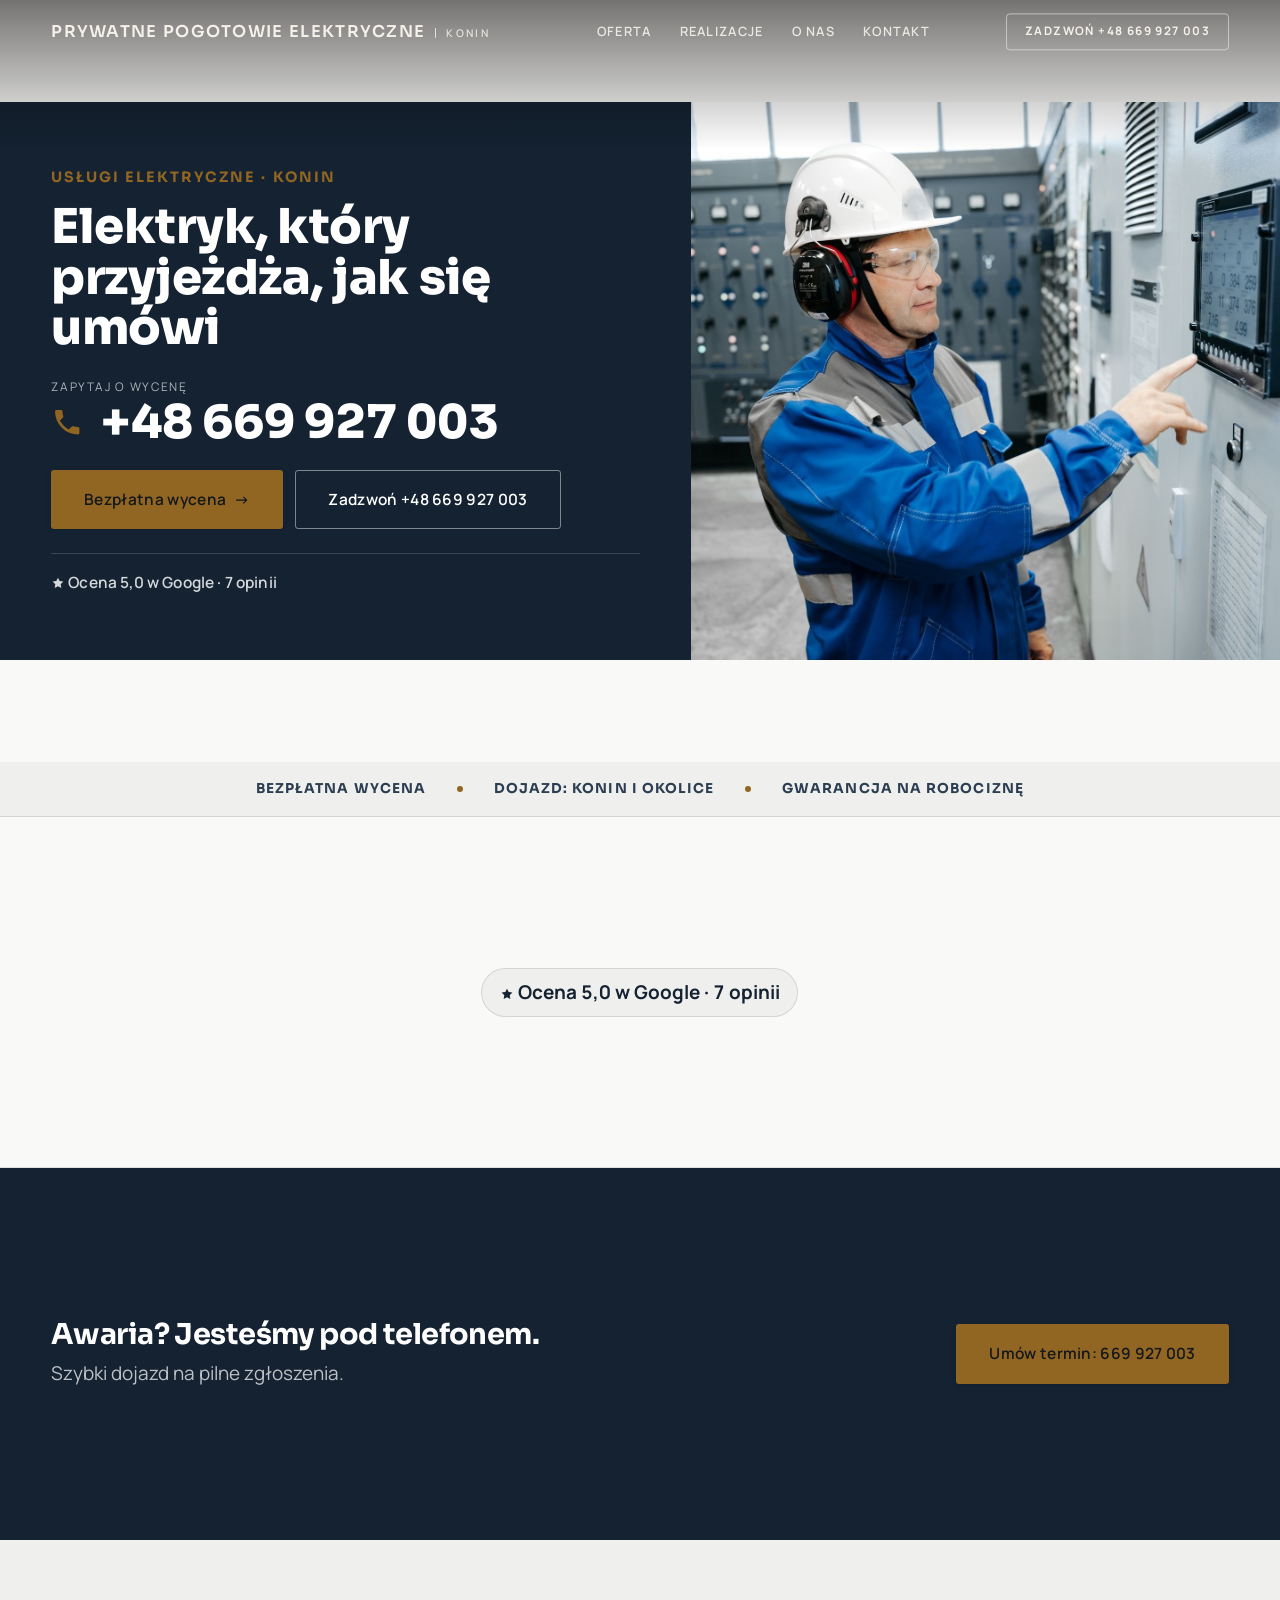
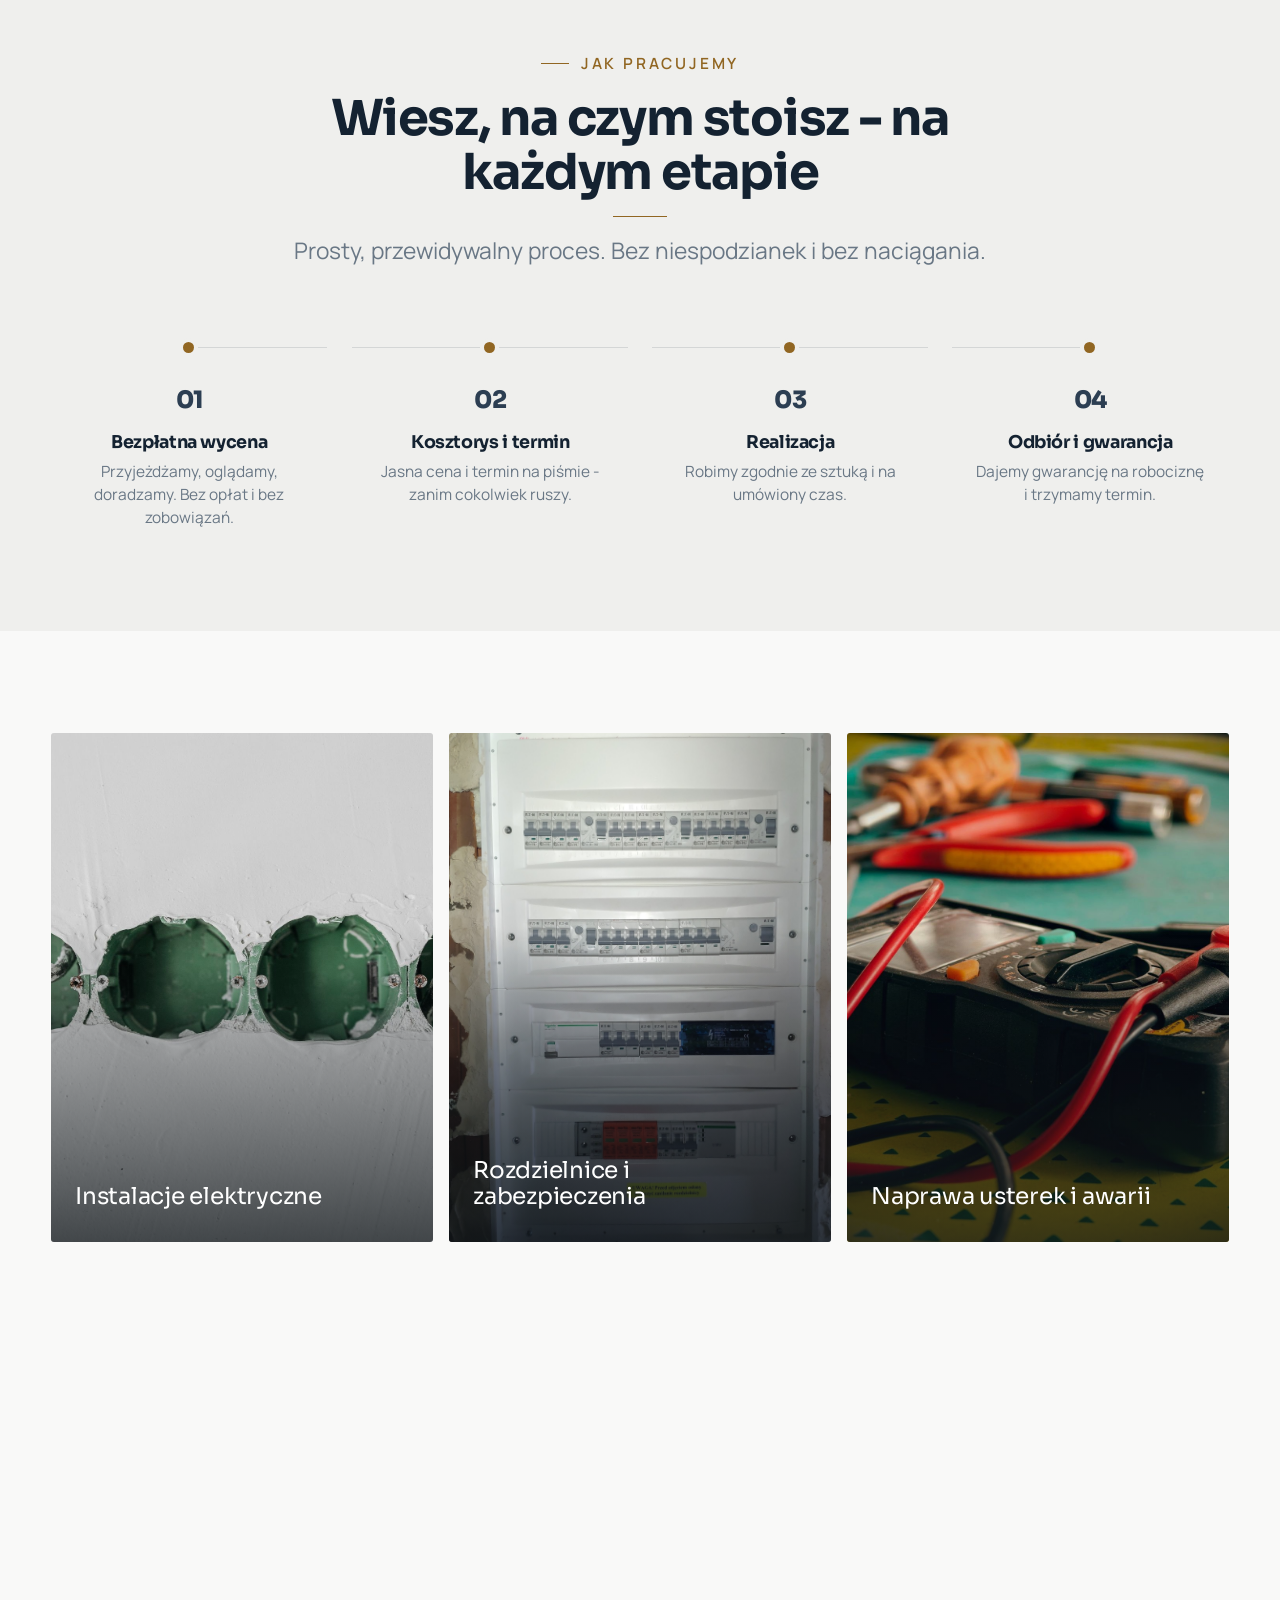
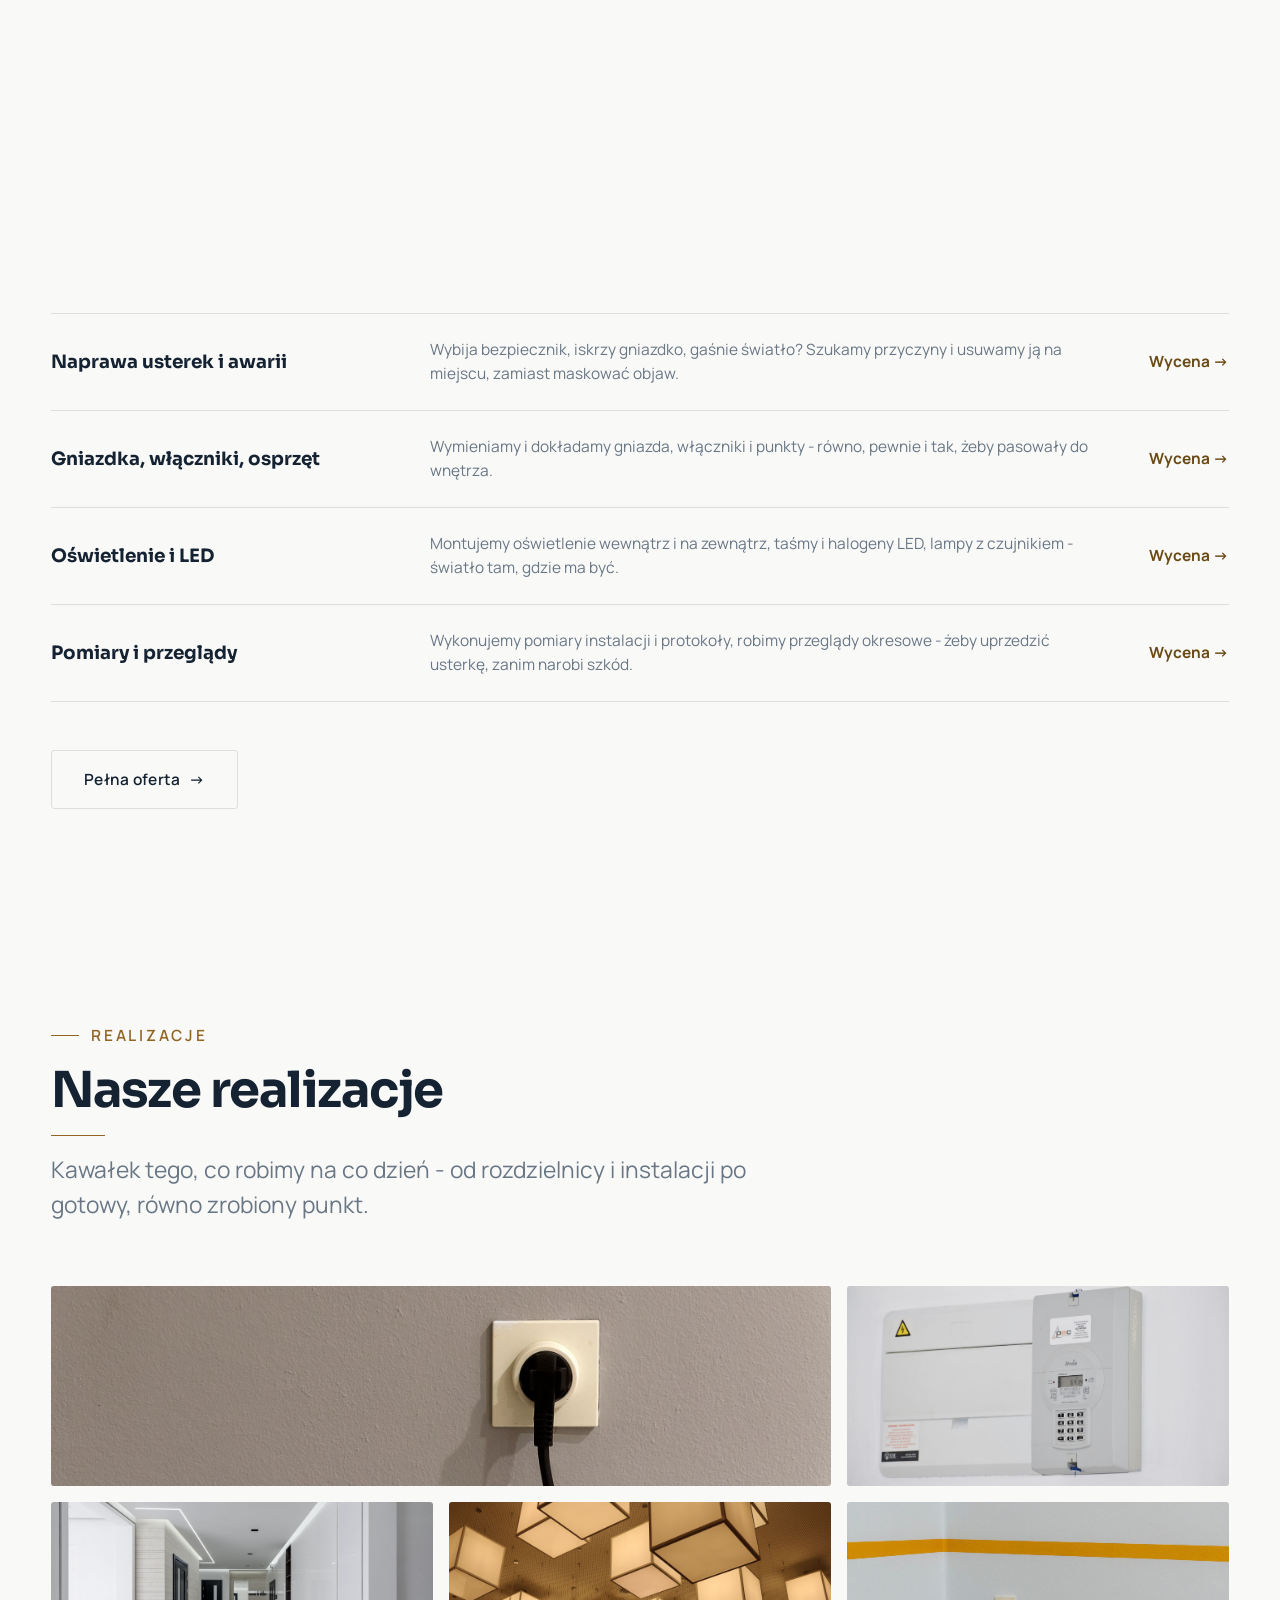
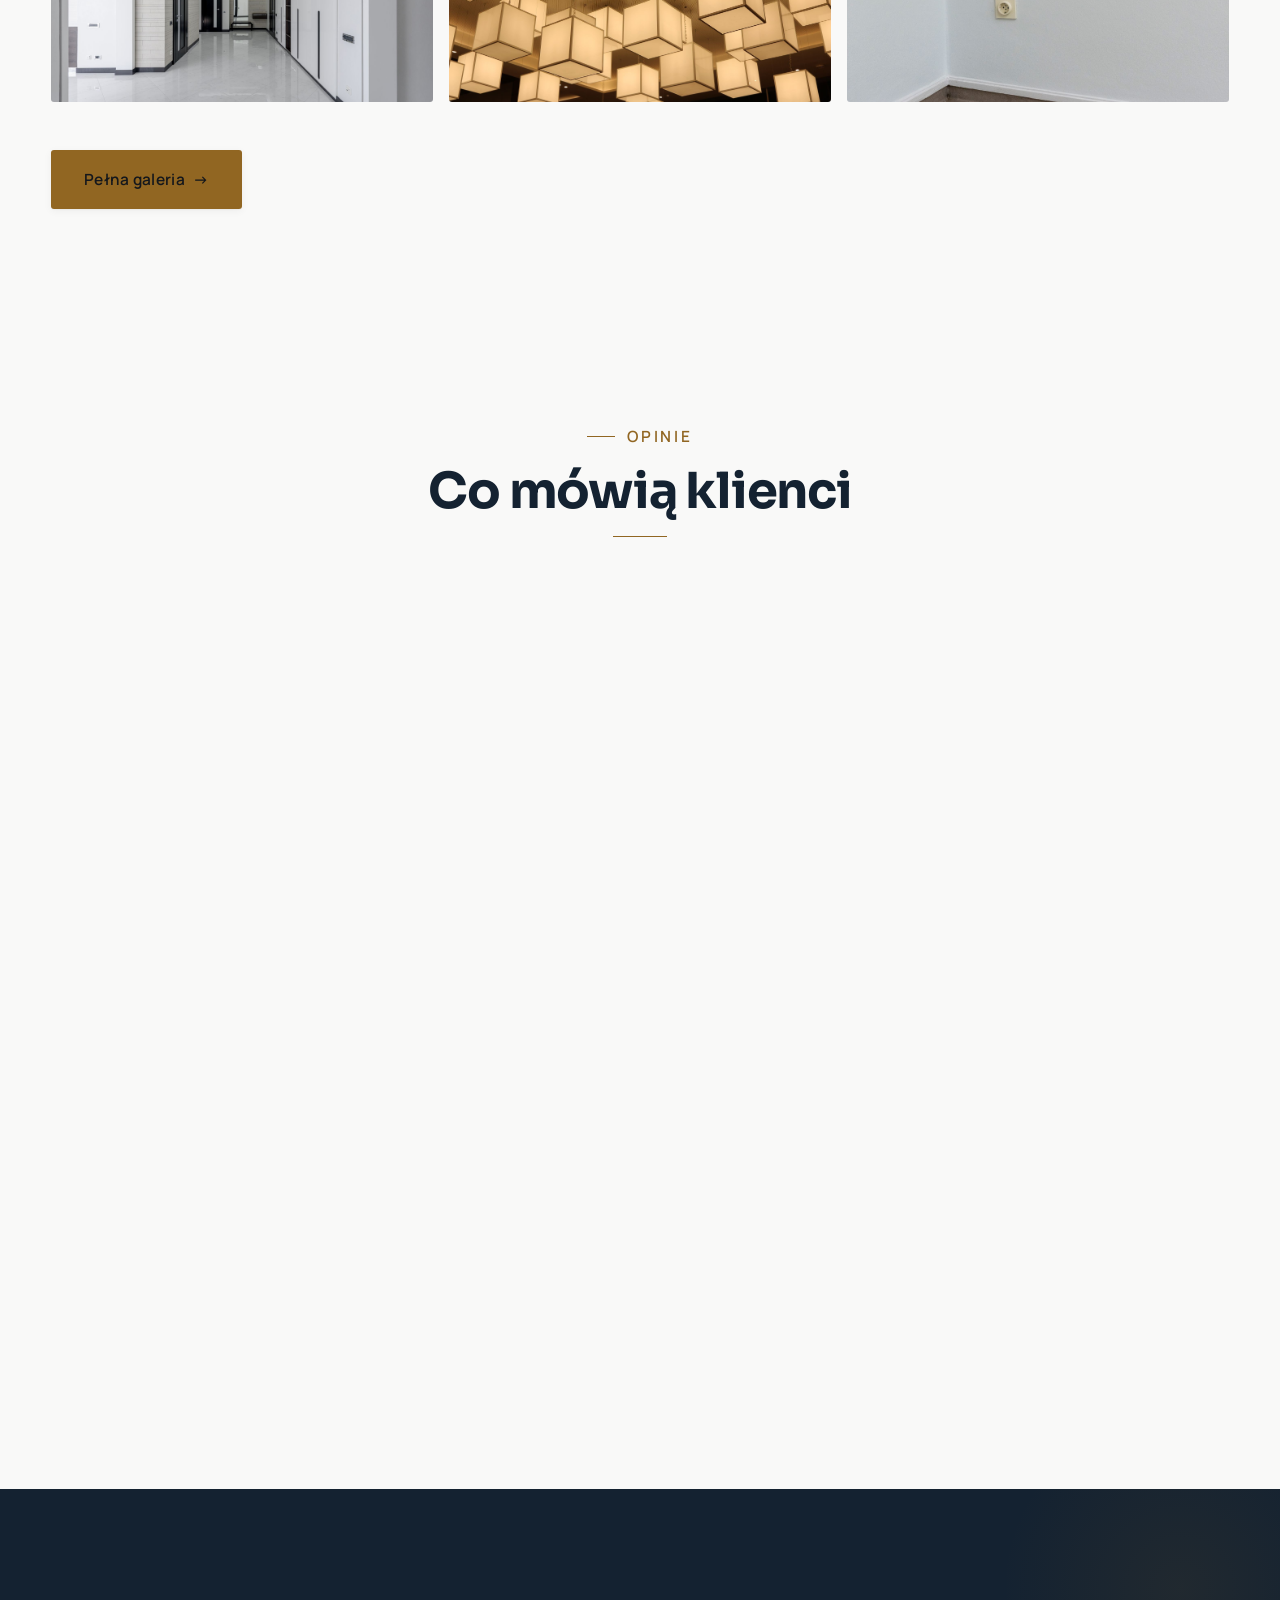
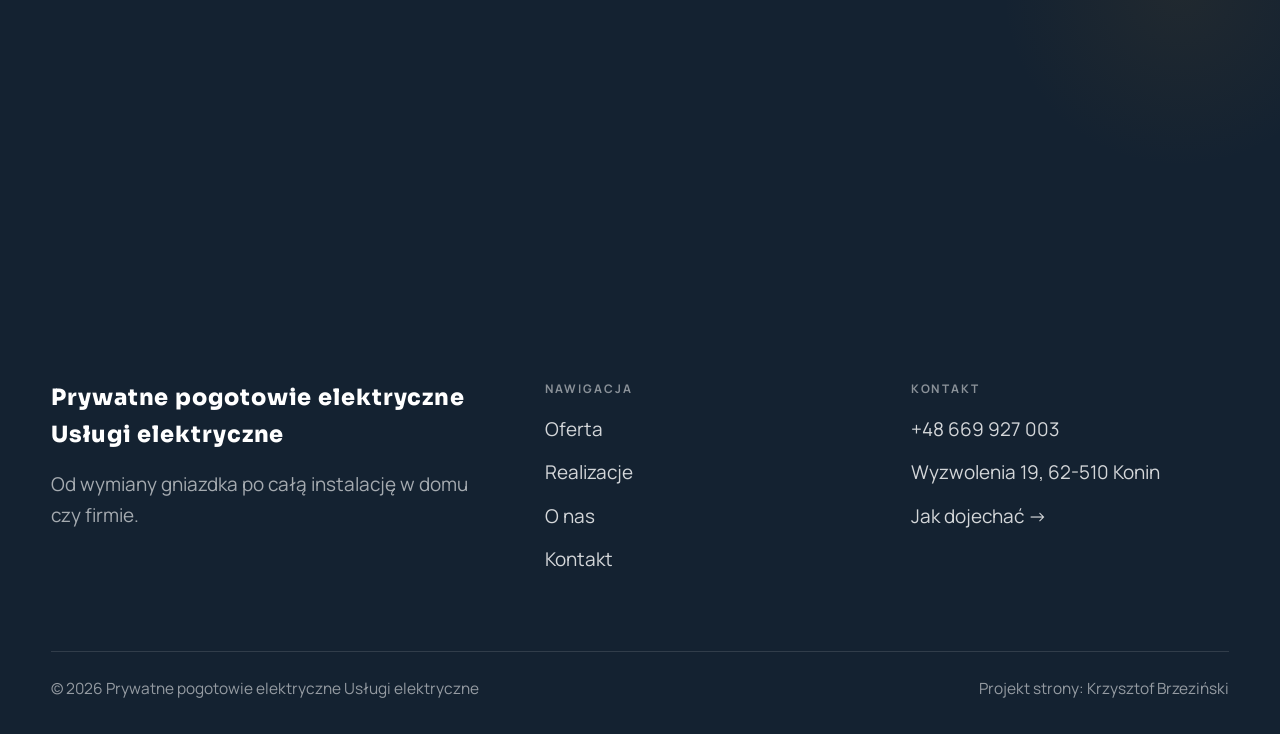
<file: index.html>
<!DOCTYPE html>
<html lang="pl">
<head>
<meta name="robots" content="noindex, nofollow">
<meta charset="UTF-8">
<meta name="viewport" content="width=device-width, initial-scale=1.0">
<title>Prywatne pogotowie elektryczne Usługi elektryczne - Elektryk · Konin</title>
<meta name="description" content="Prywatne pogotowie elektryczne Usługi elektryczne - usługi elektryczne, Konin i okolice. Instalacje, przyłącza, rozdzielnice, naprawa usterek i awarii, montaż oświetlenia i osprzętu. Pomiary i uprawnienia, wycena przed pracą, sprawny dojazd. Zadzwoń i umów termin.">
<link rel="preconnect" href="https://fonts.googleapis.com">
<link rel="preconnect" href="https://fonts.gstatic.com" crossorigin>
<link href="https://fonts.googleapis.com/css2?family=Sora:wght@600;700;800&family=Manrope:wght@400;500;600&display=swap" rel="stylesheet">
<link rel="stylesheet" href="assets/styles.css">
<meta name="nb-deploy" content="8e3f44c4dd2f">
</head>
<body>

<header class="nav">
  <div class="wrap nav-inner">
    <a class="brand" href="index.html"><span class="name">Prywatne Pogotowie Elektryczne</span><span class="sub">Konin</span></a>
    <nav class="nav-links">
      <a href="oferta.html">Oferta</a>
      <a href="realizacje.html">Realizacje</a>
      <a href="o-nas.html">O nas</a>
      <a href="kontakt.html">Kontakt</a>
      <a href="tel:+48669927003" class="btn btn-accent">Zadzwoń +48 669 927 003</a>
    </nav>
    <button class="nav-toggle" aria-label="Menu"><span></span><span></span><span></span></button>
  </div>
</header>

<section class="hero-fach">
  <img class="hf-photo" src="img/hero.jpg" alt="Prywatne pogotowie elektryczne Usługi elektryczne">
  <div class="hf-panel">
      <span class="hf-kicker">Usługi elektryczne · Konin</span>
      <h1 class="hf-title">Elektryk, który przyjeżdża, jak się umówi</h1>
      <a class="hf-phone" href="tel:+48669927003"><span class="hf-phone-lab">Zapytaj o wycenę</span><span class="hf-phone-num"><svg class="ico-tel" width="16" height="16" viewBox="0 0 24 24" fill="none" aria-hidden="true"><path d="M6.6 10.8a15.5 15.5 0 0 0 6.6 6.6l2.2-2.2a1 1 0 0 1 1-.24 11.4 11.4 0 0 0 3.6.58 1 1 0 0 1 1 1V20a1 1 0 0 1-1 1A17 17 0 0 1 3 4a1 1 0 0 1 1-1h3.5a1 1 0 0 1 1 1c0 1.25.2 2.46.58 3.6a1 1 0 0 1-.25 1l-2.23 2.2Z" fill="currentColor"/></svg> +48 669 927 003</span></a>
      <div class="hf-actions">
        <a href="kontakt.html" class="btn btn-accent">Bezpłatna wycena <span class="arr">→</span></a>
        <a href="tel:+48669927003" class="btn btn-ghost hf-ghost">Zadzwoń +48 669 927 003</a>
      </div>
      <div class="hf-trust"><svg class="ico-star" width="14" height="14" viewBox="0 0 24 24" style="vertical-align:-2px" aria-hidden="true"><path d="M12 2.8l2.85 5.8 6.4.93-4.63 4.5 1.1 6.37L12 17.4l-5.72 3 1.1-6.37-4.63-4.5 6.4-.93L12 2.8Z" fill="currentColor"/></svg> Ocena 5,0 w Google · 7 opinii</div>
  </div>
</section>
<section class="fach-promise">
  <div class="wrap">
    <ul class="fp-row reveal"><li>Bezpłatna wycena</li><li>Dojazd: Konin i okolice</li><li>Gwarancja na robociznę</li></ul>
  </div>
</section>
<section class="trust-bar">
  <div class="wrap">
    <div class="tb-google reveal"><svg class="ico-star" width="14" height="14" viewBox="0 0 24 24" style="vertical-align:-2px" aria-hidden="true"><path d="M12 2.8l2.85 5.8 6.4.93-4.63 4.5 1.1 6.37L12 17.4l-5.72 3 1.1-6.37-4.63-4.5 6.4-.93L12 2.8Z" fill="currentColor"/></svg> Ocena 5,0 w Google · 7 opinii</div>
  </div>
</section>
<section class="awaria">
  <div class="wrap">
      <div class="reveal">
        <h3>Awaria? Jesteśmy pod telefonem.</h3>
        <p>Szybki dojazd na pilne zgłoszenia.</p>
      </div>
      <a class="btn btn-accent" href="tel:+48669927003">Umów termin: 669 927 003</a>
  </div>
</section>
<section class="proces fachowcy">
  <div class="wrap">
    <div class="head center reveal">
      <span class="eyebrow">Jak pracujemy</span>
      <h2>Wiesz, na czym stoisz - na każdym etapie</h2>
      <p>Prosty, przewidywalny proces. Bez niespodzianek i bez naciągania.</p>
    </div>
    <ol class="proces-line">
      <li class="reveal"><span class="pno">01</span><h3>Bezpłatna wycena</h3><p>Przyjeżdżamy, oglądamy, doradzamy. Bez opłat i bez zobowiązań.</p></li>
      <li class="reveal"><span class="pno">02</span><h3>Kosztorys i termin</h3><p>Jasna cena i termin na piśmie - zanim cokolwiek ruszy.</p></li>
      <li class="reveal"><span class="pno">03</span><h3>Realizacja</h3><p>Robimy zgodnie ze sztuką i na umówiony czas.</p></li>
      <li class="reveal"><span class="pno">04</span><h3>Odbiór i gwarancja</h3><p>Dajemy gwarancję na robociznę i trzymamy termin.</p></li>
    </ol>
  </div>
</section>
<section class="gateways-band">
  <div class="wrap">
    <div class="gateways">
      <a href="oferta.html" class="gateway reveal"><img src="img/g1.jpg" alt="Instalacje elektryczne" loading="lazy"><span class="g-ttl">Instalacje elektryczne</span></a>
      <a href="oferta.html" class="gateway reveal"><img src="img/g2.jpg" alt="Rozdzielnice i zabezpieczenia" loading="lazy"><span class="g-ttl">Rozdzielnice i zabezpieczenia</span></a>
      <a href="oferta.html" class="gateway reveal"><img src="img/g3.jpg" alt="Naprawa usterek i awarii" loading="lazy"><span class="g-ttl">Naprawa usterek i awarii</span></a>
    </div>
  </div>
</section>
<section class="fach-uslugi">
  <div class="wrap">
    <div class="head reveal">
      <span class="eyebrow">Co robimy</span>
      <h2>Zakres usług</h2>
      <p>Zakres prac, jaki robimy najczęściej - pełny opis i wycenę znajdziesz niżej.</p>
    </div>
    <ul class="fu-list">
      <li class="fu-row reveal"><div class="fu-name">Instalacje elektryczne</div><div class="fu-desc">Kładziemy nowe instalacje w domach, mieszkaniach i firmach - od projektu i bruzd po podłączenie i odbiór.</div><a class="fu-cta" href="kontakt.html">Wycena <span class="arr">→</span></a></li>
      <li class="fu-row reveal"><div class="fu-name">Rozdzielnice i zabezpieczenia</div><div class="fu-desc">Składamy i modernizujemy rozdzielnice, dokładamy zabezpieczenia różnicowoprądowe i przepięciowe - żeby instalacja chroniła ludzi i sprzęt.</div><a class="fu-cta" href="kontakt.html">Wycena <span class="arr">→</span></a></li>
      <li class="fu-row reveal"><div class="fu-name">Naprawa usterek i awarii</div><div class="fu-desc">Wybija bezpiecznik, iskrzy gniazdko, gaśnie światło? Szukamy przyczyny i usuwamy ją na miejscu, zamiast maskować objaw.</div><a class="fu-cta" href="kontakt.html">Wycena <span class="arr">→</span></a></li>
      <li class="fu-row reveal"><div class="fu-name">Gniazdka, włączniki, osprzęt</div><div class="fu-desc">Wymieniamy i dokładamy gniazda, włączniki i punkty - równo, pewnie i tak, żeby pasowały do wnętrza.</div><a class="fu-cta" href="kontakt.html">Wycena <span class="arr">→</span></a></li>
      <li class="fu-row reveal"><div class="fu-name">Oświetlenie i LED</div><div class="fu-desc">Montujemy oświetlenie wewnątrz i na zewnątrz, taśmy i halogeny LED, lampy z czujnikiem - światło tam, gdzie ma być.</div><a class="fu-cta" href="kontakt.html">Wycena <span class="arr">→</span></a></li>
      <li class="fu-row reveal"><div class="fu-name">Pomiary i przeglądy</div><div class="fu-desc">Wykonujemy pomiary instalacji i protokoły, robimy przeglądy okresowe - żeby uprzedzić usterkę, zanim narobi szkód.</div><a class="fu-cta" href="kontakt.html">Wycena <span class="arr">→</span></a></li>
    </ul>
    <div style="margin-top:var(--space-7)" class="reveal"><a href="oferta.html" class="btn btn-ghost">Pełna oferta <span class="arr">→</span></a></div>
  </div>
</section>
<section>
  <div class="wrap">
    <div class="head reveal">
      <span class="eyebrow">Realizacje</span>
      <h2>Nasze realizacje</h2>
      <p>Kawałek tego, co robimy na co dzień - od rozdzielnicy i instalacji po gotowy, równo zrobiony punkt.</p>
    </div>
    <div class="gallery">
      <div class="tile t-two3 reveal"><img src="img/g4.jpg" alt="Osprzęt i gniazda" loading="lazy"><div class="cap">Osprzęt i gniazda</div></div>
      <div class="tile t-third reveal"><img src="img/g5.jpg" alt="Zasilanie budynku" loading="lazy"><div class="cap">Zasilanie budynku</div></div>
      <div class="tile t-third reveal"><img src="img/g6.jpg" alt="Oświetlenie wnętrza" loading="lazy"><div class="cap">Oświetlenie wnętrza</div></div>
      <div class="tile t-third reveal"><img src="img/g7.jpg" alt="Prywatne pogotowie elektryczne Usługi elektryczne" loading="lazy"></div>
      <div class="tile t-third reveal"><img src="img/g8.jpg" alt="Prywatne pogotowie elektryczne Usługi elektryczne" loading="lazy"></div>
    </div>
    <div style="margin-top:var(--space-7)" class="reveal"><a href="realizacje.html" class="btn btn-accent">Pełna galeria <span class="arr">→</span></a></div>
  </div>
</section>
<section class="opinie">
  <div class="wrap">
    <div class="head center reveal">
      <span class="eyebrow">Opinie</span>
      <h2>Co mówią klienci</h2>
    </div>
    <div class="opinie-grid">
      <figure class="op-card reveal"><span class="op-star"><svg class="ico-star" width="14" height="14" viewBox="0 0 24 24" style="vertical-align:-2px" aria-hidden="true"><path d="M12 2.8l2.85 5.8 6.4.93-4.63 4.5 1.1 6.37L12 17.4l-5.72 3 1.1-6.37-4.63-4.5 6.4-.93L12 2.8Z" fill="currentColor"/></svg><svg class="ico-star" width="14" height="14" viewBox="0 0 24 24" style="vertical-align:-2px" aria-hidden="true"><path d="M12 2.8l2.85 5.8 6.4.93-4.63 4.5 1.1 6.37L12 17.4l-5.72 3 1.1-6.37-4.63-4.5 6.4-.93L12 2.8Z" fill="currentColor"/></svg><svg class="ico-star" width="14" height="14" viewBox="0 0 24 24" style="vertical-align:-2px" aria-hidden="true"><path d="M12 2.8l2.85 5.8 6.4.93-4.63 4.5 1.1 6.37L12 17.4l-5.72 3 1.1-6.37-4.63-4.5 6.4-.93L12 2.8Z" fill="currentColor"/></svg><svg class="ico-star" width="14" height="14" viewBox="0 0 24 24" style="vertical-align:-2px" aria-hidden="true"><path d="M12 2.8l2.85 5.8 6.4.93-4.63 4.5 1.1 6.37L12 17.4l-5.72 3 1.1-6.37-4.63-4.5 6.4-.93L12 2.8Z" fill="currentColor"/></svg><svg class="ico-star" width="14" height="14" viewBox="0 0 24 24" style="vertical-align:-2px" aria-hidden="true"><path d="M12 2.8l2.85 5.8 6.4.93-4.63 4.5 1.1 6.37L12 17.4l-5.72 3 1.1-6.37-4.63-4.5 6.4-.93L12 2.8Z" fill="currentColor"/></svg></span><blockquote>Jeżeli szukasz elektryka do wymiany instalacji, dalej nie szukaj. Ten Pan to prawdziwy profesjonalista. Całe mieszkanie zrobione od A do Z - nowe przewody, zabezpieczenia, puszki. Wszystko działa idealnie.</blockquote><span class="op-autor">Sławomir Grzelak</span></figure>
      <figure class="op-card reveal"><span class="op-star"><svg class="ico-star" width="14" height="14" viewBox="0 0 24 24" style="vertical-align:-2px" aria-hidden="true"><path d="M12 2.8l2.85 5.8 6.4.93-4.63 4.5 1.1 6.37L12 17.4l-5.72 3 1.1-6.37-4.63-4.5 6.4-.93L12 2.8Z" fill="currentColor"/></svg><svg class="ico-star" width="14" height="14" viewBox="0 0 24 24" style="vertical-align:-2px" aria-hidden="true"><path d="M12 2.8l2.85 5.8 6.4.93-4.63 4.5 1.1 6.37L12 17.4l-5.72 3 1.1-6.37-4.63-4.5 6.4-.93L12 2.8Z" fill="currentColor"/></svg><svg class="ico-star" width="14" height="14" viewBox="0 0 24 24" style="vertical-align:-2px" aria-hidden="true"><path d="M12 2.8l2.85 5.8 6.4.93-4.63 4.5 1.1 6.37L12 17.4l-5.72 3 1.1-6.37-4.63-4.5 6.4-.93L12 2.8Z" fill="currentColor"/></svg><svg class="ico-star" width="14" height="14" viewBox="0 0 24 24" style="vertical-align:-2px" aria-hidden="true"><path d="M12 2.8l2.85 5.8 6.4.93-4.63 4.5 1.1 6.37L12 17.4l-5.72 3 1.1-6.37-4.63-4.5 6.4-.93L12 2.8Z" fill="currentColor"/></svg><svg class="ico-star" width="14" height="14" viewBox="0 0 24 24" style="vertical-align:-2px" aria-hidden="true"><path d="M12 2.8l2.85 5.8 6.4.93-4.63 4.5 1.1 6.37L12 17.4l-5.72 3 1.1-6.37-4.63-4.5 6.4-.93L12 2.8Z" fill="currentColor"/></svg></span><blockquote>Serdecznie polecam! Mimo, że telefonicznie, ale Pan bardzo pomógł rozwiązać problem z bezpiecznikiem!</blockquote><span class="op-autor">Gosia Przybył</span></figure>
      <figure class="op-card reveal"><span class="op-star"><svg class="ico-star" width="14" height="14" viewBox="0 0 24 24" style="vertical-align:-2px" aria-hidden="true"><path d="M12 2.8l2.85 5.8 6.4.93-4.63 4.5 1.1 6.37L12 17.4l-5.72 3 1.1-6.37-4.63-4.5 6.4-.93L12 2.8Z" fill="currentColor"/></svg><svg class="ico-star" width="14" height="14" viewBox="0 0 24 24" style="vertical-align:-2px" aria-hidden="true"><path d="M12 2.8l2.85 5.8 6.4.93-4.63 4.5 1.1 6.37L12 17.4l-5.72 3 1.1-6.37-4.63-4.5 6.4-.93L12 2.8Z" fill="currentColor"/></svg><svg class="ico-star" width="14" height="14" viewBox="0 0 24 24" style="vertical-align:-2px" aria-hidden="true"><path d="M12 2.8l2.85 5.8 6.4.93-4.63 4.5 1.1 6.37L12 17.4l-5.72 3 1.1-6.37-4.63-4.5 6.4-.93L12 2.8Z" fill="currentColor"/></svg><svg class="ico-star" width="14" height="14" viewBox="0 0 24 24" style="vertical-align:-2px" aria-hidden="true"><path d="M12 2.8l2.85 5.8 6.4.93-4.63 4.5 1.1 6.37L12 17.4l-5.72 3 1.1-6.37-4.63-4.5 6.4-.93L12 2.8Z" fill="currentColor"/></svg><svg class="ico-star" width="14" height="14" viewBox="0 0 24 24" style="vertical-align:-2px" aria-hidden="true"><path d="M12 2.8l2.85 5.8 6.4.93-4.63 4.5 1.1 6.37L12 17.4l-5.72 3 1.1-6.37-4.63-4.5 6.4-.93L12 2.8Z" fill="currentColor"/></svg></span><blockquote>Bardzo dobre podejście do klienta i prfesjonalna pomoc.</blockquote><span class="op-autor">Adam Das</span></figure>
    </div>
  </div>
</section>
<section class="obszar">
  <div class="wrap">
    <div class="head center reveal">
      <span class="eyebrow">Obszar działania</span>
      <h2>Dojeżdżamy do Ciebie</h2>
    </div>
    <ul class="obszar-list reveal"><li class="is-home">Konin</li><li>+ okolice</li></ul>
  </div>
</section>
<section class="cta">
  <div class="wrap">
    <div class="reveal">
      <span class="eyebrow">Współpraca</span>
      <h2>Potrzebujesz fachowca? Wycenimy za darmo.</h2>
      <p>Zadzwoń lub napisz - przyjedziemy, obejrzymy i podamy jasną cenę. Bez zobowiązań.</p>
    </div>
    <div class="cta-actions reveal">
      <a href="kontakt.html" class="btn btn-light">Bezpłatna wycena <span class="arr">→</span></a>
      <a href="tel:+48669927003" class="btn btn-ghost" style="color:#fff;border-color:rgba(255,255,255,.3)">+48 669 927 003</a>
    </div>
  </div>
</section>

<footer>
  <div class="wrap">
    <div class="foot-grid">
      <div class="foot-brand">
        <div class="name">Prywatne pogotowie elektryczne Usługi elektryczne</div>
        <p>Od wymiany gniazdka po całą instalację w domu czy firmie.</p>
      </div>
      <div class="foot-col">
        <h4>Nawigacja</h4>
        <a href="oferta.html">Oferta</a>
        <a href="realizacje.html">Realizacje</a>
        <a href="o-nas.html">O nas</a>
        <a href="kontakt.html">Kontakt</a>
      </div>
      <div class="foot-col">
        <h4>Kontakt</h4>
        <a href="tel:+48669927003">+48 669 927 003</a>
        <p>Wyzwolenia 19, 62-510 Konin</p>
        <a href="https://www.google.com/maps?cid=7612273298322672467" target="_blank" rel="noopener">Jak dojechać →</a>
      </div>
    </div>
    <div class="foot-bot">
      <span>© 2026 Prywatne pogotowie elektryczne Usługi elektryczne</span>
      <span>Projekt strony: Krzysztof Brzeziński</span>
    </div>
  </div>
</footer>
<div class="sticky-call"><a class="sc-call" href="tel:+48669927003"><svg class="ico-tel" width="16" height="16" viewBox="0 0 24 24" fill="none" aria-hidden="true"><path d="M6.6 10.8a15.5 15.5 0 0 0 6.6 6.6l2.2-2.2a1 1 0 0 1 1-.24 11.4 11.4 0 0 0 3.6.58 1 1 0 0 1 1 1V20a1 1 0 0 1-1 1A17 17 0 0 1 3 4a1 1 0 0 1 1-1h3.5a1 1 0 0 1 1 1c0 1.25.2 2.46.58 3.6a1 1 0 0 1-.25 1l-2.23 2.2Z" fill="currentColor"/></svg> Zadzwoń</a><a class="sc-quote" href="kontakt.html">Bezpłatna wycena</a></div>

<script src="assets/main.js"></script>
</body>
</html>
</file>
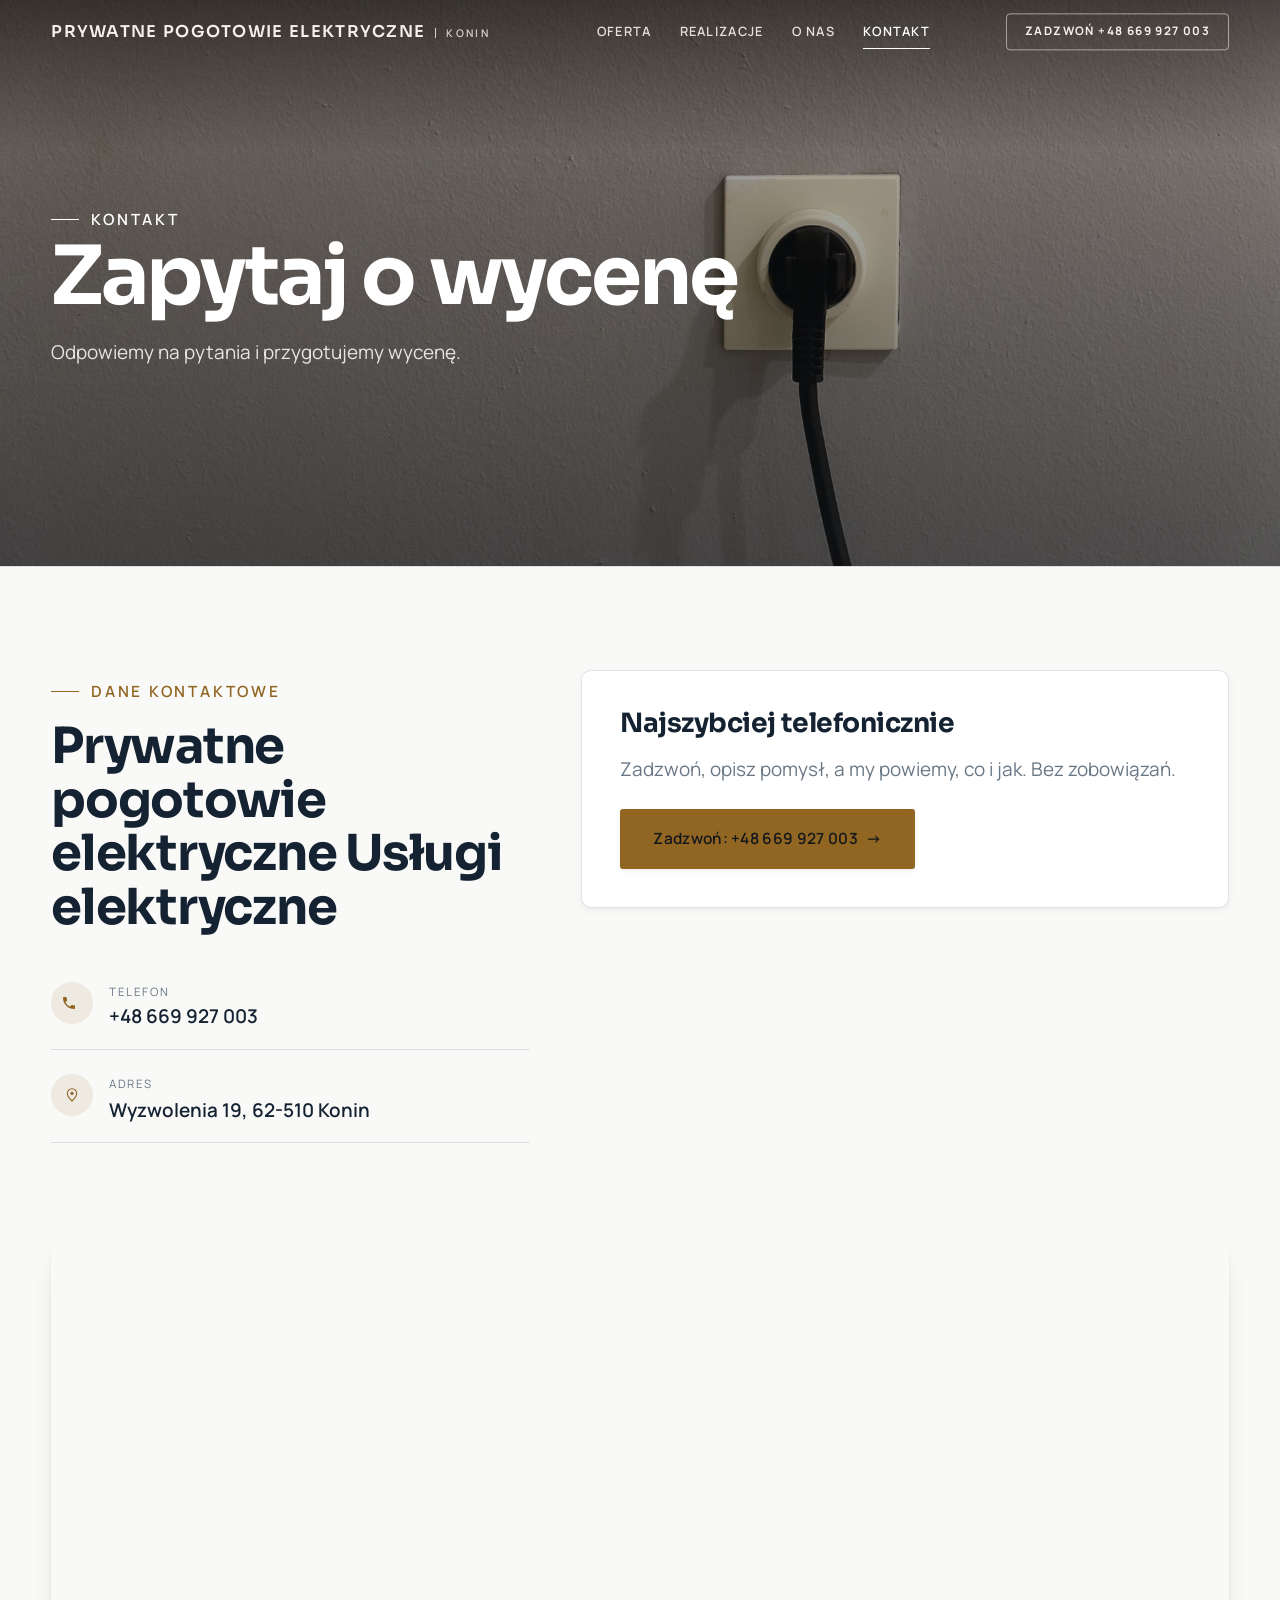
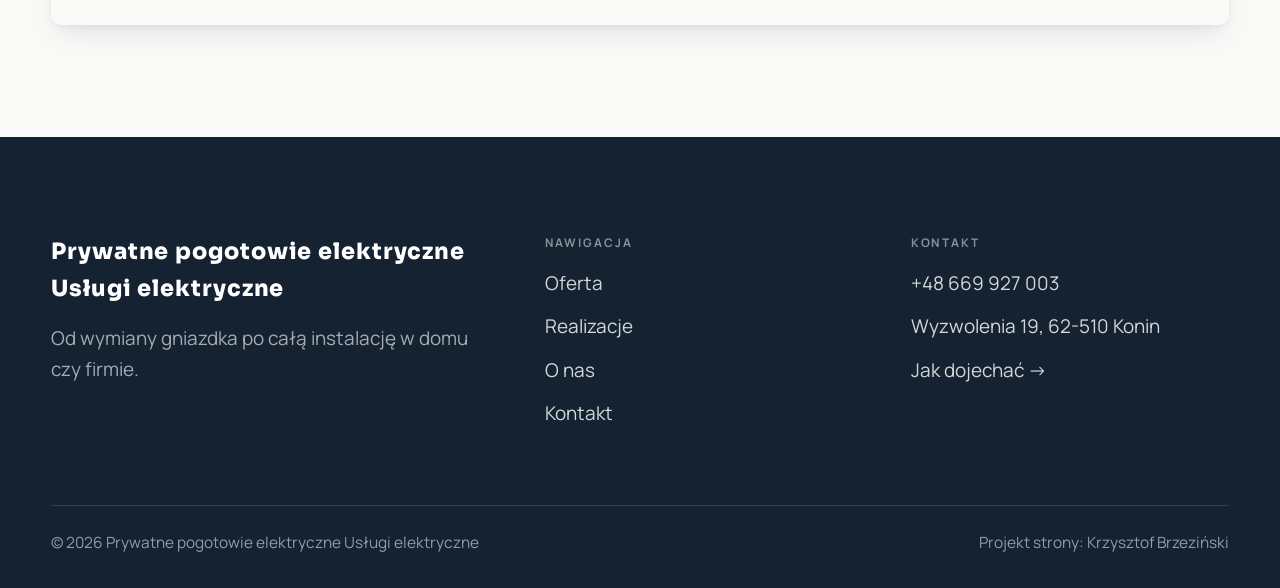
<file: kontakt.html>
<!DOCTYPE html>
<html lang="pl">
<head>
<meta name="robots" content="noindex, nofollow">
<meta charset="UTF-8">
<meta name="viewport" content="width=device-width, initial-scale=1.0">
<title>Kontakt - Prywatne pogotowie elektryczne Usługi elektryczne</title>
<meta name="description" content="Kontakt Prywatne pogotowie elektryczne Usługi elektryczne - Wyzwolenia 19, 62-510 Konin">
<link rel="preconnect" href="https://fonts.googleapis.com">
<link rel="preconnect" href="https://fonts.gstatic.com" crossorigin>
<link href="https://fonts.googleapis.com/css2?family=Sora:wght@600;700;800&family=Manrope:wght@400;500;600&display=swap" rel="stylesheet">
<link rel="stylesheet" href="assets/styles.css">
</head>
<body>

<header class="nav">
  <div class="wrap nav-inner">
    <a class="brand" href="index.html"><span class="name">Prywatne Pogotowie Elektryczne</span><span class="sub">Konin</span></a>
    <nav class="nav-links">
      <a href="oferta.html">Oferta</a>
      <a href="realizacje.html">Realizacje</a>
      <a href="o-nas.html">O nas</a>
      <a href="kontakt.html" class="active">Kontakt</a>
      <a href="tel:+48669927003" class="btn btn-accent">Zadzwoń +48 669 927 003</a>
    </nav>
    <button class="nav-toggle" aria-label="Menu"><span></span><span></span><span></span></button>
  </div>
</header>

<section class="pagehead">
  <img src="img/g4.jpg" alt="Prywatne pogotowie elektryczne Usługi elektryczne - Zapytaj o wycenę">
  <div class="wrap">
    <span class="eyebrow">Kontakt</span>
    <h1>Zapytaj o wycenę</h1>
    <p>Odpowiemy na pytania i przygotujemy wycenę.</p>
  </div>
</section>
<section>
  <div class="wrap contact-grid">
    <div class="reveal">
      <span class="eyebrow">Dane kontaktowe</span>
      <h2 style="margin:var(--space-4) 0 var(--space-6)">Prywatne pogotowie elektryczne Usługi elektryczne</h2>
      <div class="info-list">
        <div class="info-row"><div class="ic"><svg class="ico-tel" width="16" height="16" viewBox="0 0 24 24" fill="none" aria-hidden="true"><path d="M6.6 10.8a15.5 15.5 0 0 0 6.6 6.6l2.2-2.2a1 1 0 0 1 1-.24 11.4 11.4 0 0 0 3.6.58 1 1 0 0 1 1 1V20a1 1 0 0 1-1 1A17 17 0 0 1 3 4a1 1 0 0 1 1-1h3.5a1 1 0 0 1 1 1c0 1.25.2 2.46.58 3.6a1 1 0 0 1-.25 1l-2.23 2.2Z" fill="currentColor"/></svg></div><div><div class="lbl">Telefon</div><a class="val" href="tel:+48669927003">+48 669 927 003</a></div></div>
        <div class="info-row"><div class="ic"><svg class="ico-pin" width="16" height="16" viewBox="0 0 24 24" fill="none" aria-hidden="true"><path d="M12 21s7-6.1 7-11.5A7 7 0 0 0 5 9.5C5 14.9 12 21 12 21Z" stroke="currentColor" stroke-width="1.6" fill="none"/><circle cx="12" cy="9.5" r="2.4" fill="currentColor"/></svg></div><div><div class="lbl">Adres</div><div class="val">Wyzwolenia 19, 62-510 Konin</div></div></div>
      </div>
    </div>
    <div class="reveal">
      <div class="form">
        <h3 style="margin-bottom:var(--space-4)">Najszybciej telefonicznie</h3>
        <p class="muted" style="margin-bottom:var(--space-5)">Zadzwoń, opisz pomysł, a my powiemy, co i jak. Bez zobowiązań.</p>
        <a href="tel:+48669927003" class="btn btn-accent" style="justify-content:center">Zadzwoń: +48 669 927 003 <span class="arr">→</span></a>
      </div>
    </div>
  </div>
</section>
<section style="padding-top:0">
  <div class="wrap reveal">
    <iframe class="map" title="Prywatne pogotowie elektryczne Usługi elektryczne - Konin" src="https://maps.google.com/maps?q=52.2328943%2C18.2740267&z=15&output=embed" loading="lazy" referrerpolicy="no-referrer-when-downgrade"></iframe>
  </div>
</section>

<footer>
  <div class="wrap">
    <div class="foot-grid">
      <div class="foot-brand">
        <div class="name">Prywatne pogotowie elektryczne Usługi elektryczne</div>
        <p>Od wymiany gniazdka po całą instalację w domu czy firmie.</p>
      </div>
      <div class="foot-col">
        <h4>Nawigacja</h4>
        <a href="oferta.html">Oferta</a>
        <a href="realizacje.html">Realizacje</a>
        <a href="o-nas.html">O nas</a>
        <a href="kontakt.html">Kontakt</a>
      </div>
      <div class="foot-col">
        <h4>Kontakt</h4>
        <a href="tel:+48669927003">+48 669 927 003</a>
        <p>Wyzwolenia 19, 62-510 Konin</p>
        <a href="https://www.google.com/maps?cid=7612273298322672467" target="_blank" rel="noopener">Jak dojechać →</a>
      </div>
    </div>
    <div class="foot-bot">
      <span>© 2026 Prywatne pogotowie elektryczne Usługi elektryczne</span>
      <span>Projekt strony: Krzysztof Brzeziński</span>
    </div>
  </div>
</footer>
<div class="sticky-call"><a class="sc-call" href="tel:+48669927003"><svg class="ico-tel" width="16" height="16" viewBox="0 0 24 24" fill="none" aria-hidden="true"><path d="M6.6 10.8a15.5 15.5 0 0 0 6.6 6.6l2.2-2.2a1 1 0 0 1 1-.24 11.4 11.4 0 0 0 3.6.58 1 1 0 0 1 1 1V20a1 1 0 0 1-1 1A17 17 0 0 1 3 4a1 1 0 0 1 1-1h3.5a1 1 0 0 1 1 1c0 1.25.2 2.46.58 3.6a1 1 0 0 1-.25 1l-2.23 2.2Z" fill="currentColor"/></svg> Zadzwoń</a><a class="sc-quote" href="kontakt.html">Bezpłatna wycena</a></div>

<script src="assets/main.js"></script>
</body>
</html>
</file>
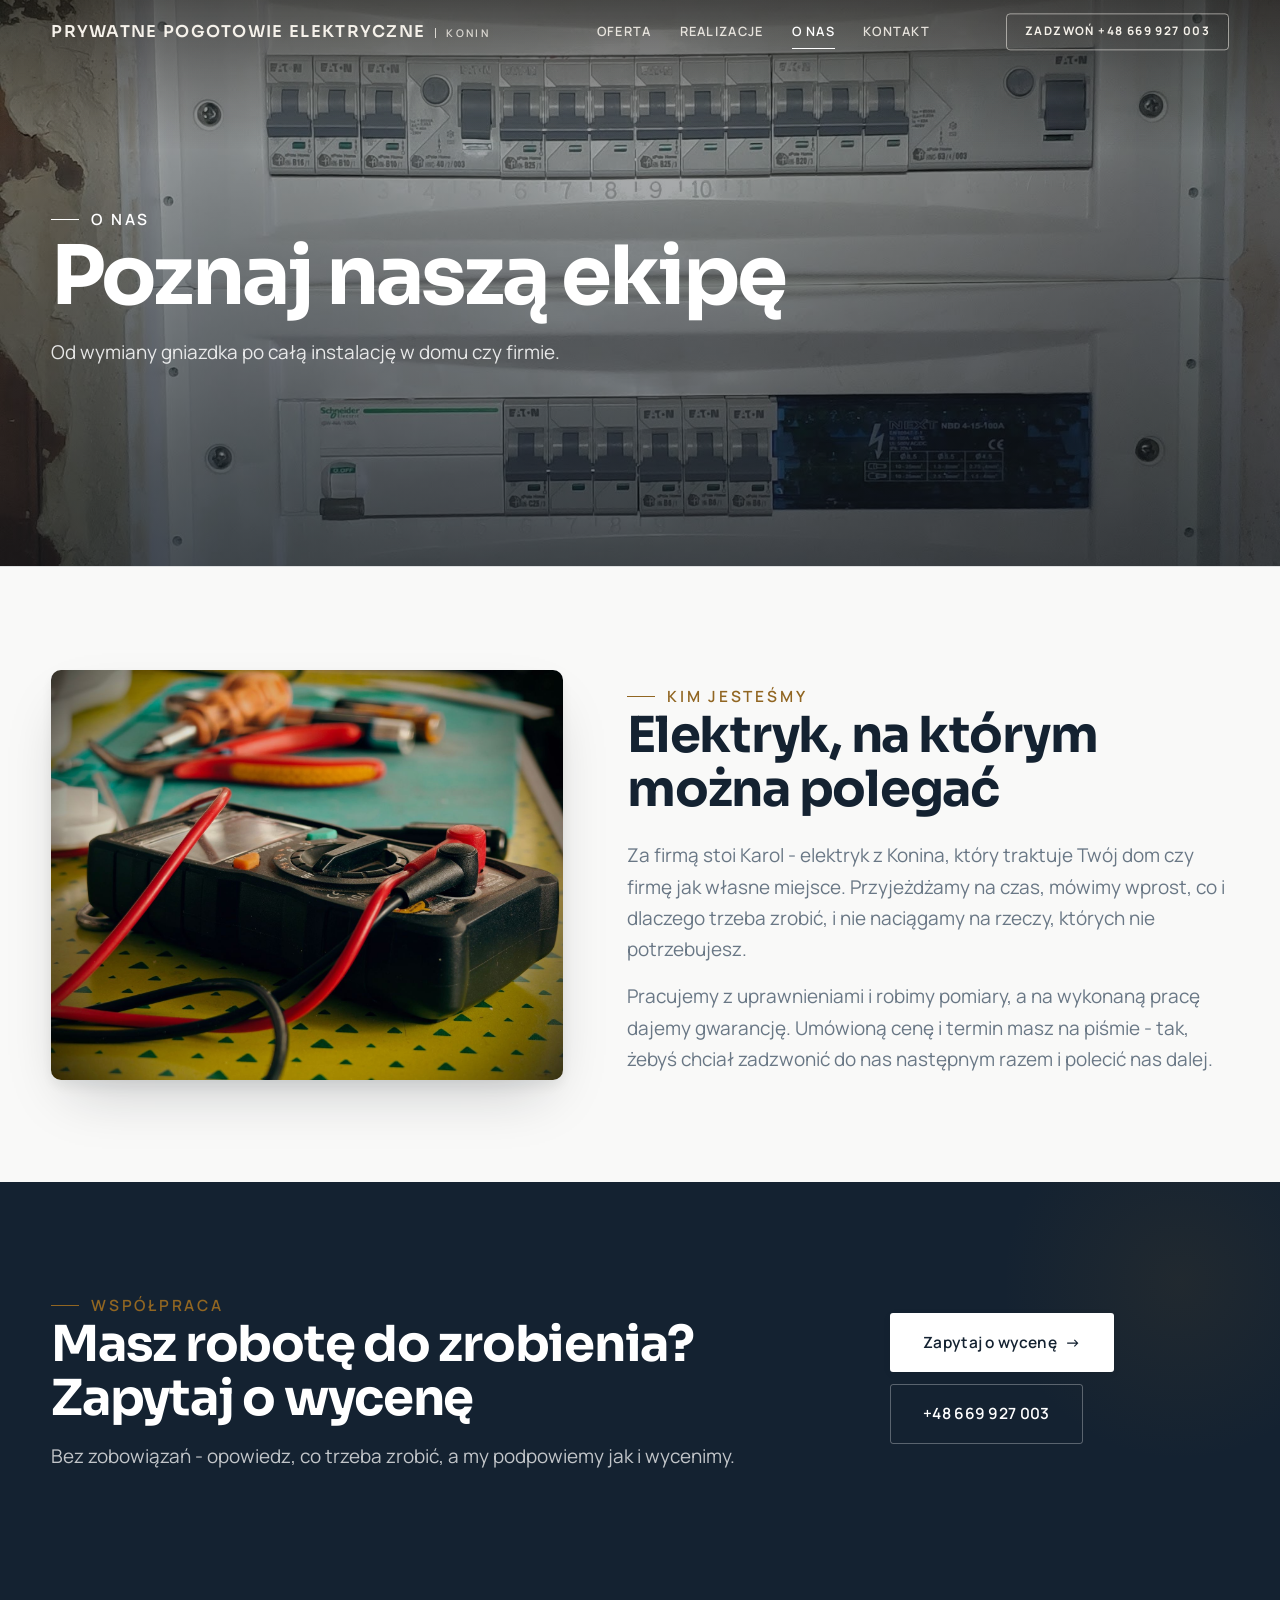
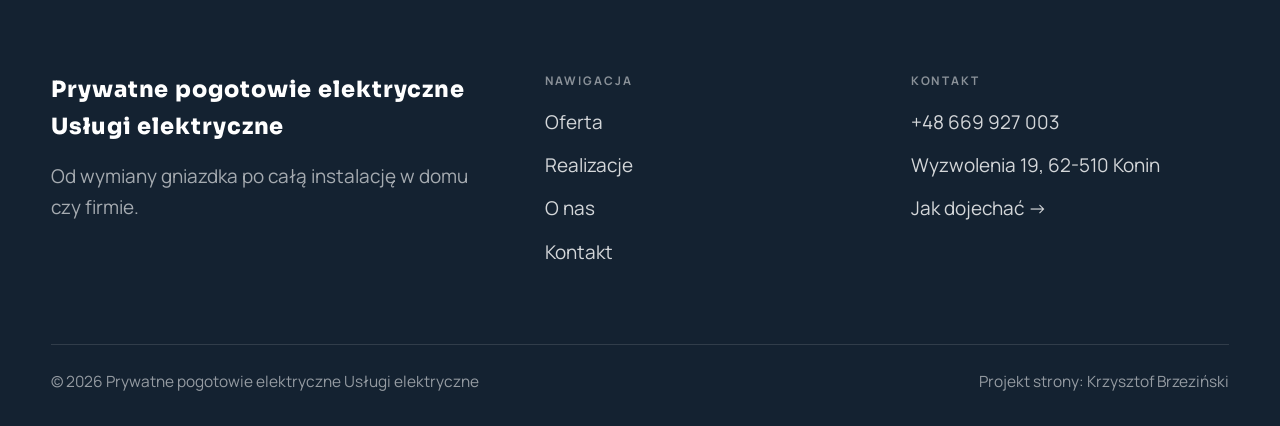
<file: o-nas.html>
<!DOCTYPE html>
<html lang="pl">
<head>
<meta name="robots" content="noindex, nofollow">
<meta charset="UTF-8">
<meta name="viewport" content="width=device-width, initial-scale=1.0">
<title>O nas - Prywatne pogotowie elektryczne Usługi elektryczne</title>
<meta name="description" content="Prywatne pogotowie elektryczne Usługi elektryczne - usługi elektryczne, Konin i okolice. Instalacje, przyłącza, rozdzielnice, naprawa usterek i awarii, montaż oświetlenia i osprzętu. Pomiary i uprawnienia, wycena przed pracą, sprawny dojazd. Zadzwoń i umów termin.">
<link rel="preconnect" href="https://fonts.googleapis.com">
<link rel="preconnect" href="https://fonts.gstatic.com" crossorigin>
<link href="https://fonts.googleapis.com/css2?family=Sora:wght@600;700;800&family=Manrope:wght@400;500;600&display=swap" rel="stylesheet">
<link rel="stylesheet" href="assets/styles.css">
</head>
<body>

<header class="nav">
  <div class="wrap nav-inner">
    <a class="brand" href="index.html"><span class="name">Prywatne Pogotowie Elektryczne</span><span class="sub">Konin</span></a>
    <nav class="nav-links">
      <a href="oferta.html">Oferta</a>
      <a href="realizacje.html">Realizacje</a>
      <a href="o-nas.html" class="active">O nas</a>
      <a href="kontakt.html">Kontakt</a>
      <a href="tel:+48669927003" class="btn btn-accent">Zadzwoń +48 669 927 003</a>
    </nav>
    <button class="nav-toggle" aria-label="Menu"><span></span><span></span><span></span></button>
  </div>
</header>

<section class="pagehead">
  <img src="img/g2.jpg" alt="Prywatne pogotowie elektryczne Usługi elektryczne - Poznaj naszą ekipę">
  <div class="wrap">
    <span class="eyebrow">O nas</span>
    <h1>Poznaj naszą ekipę</h1>
    <p>Od wymiany gniazdka po całą instalację w domu czy firmie.</p>
  </div>
</section>
<section>
  <div class="wrap split">
    <div class="split-art reveal"><img src="img/g3.jpg" alt="Prywatne pogotowie elektryczne Usługi elektryczne" loading="lazy"></div>
    <div class="split-copy reveal">
      <span class="eyebrow">Kim jesteśmy</span>
      <h2>Elektryk, na którym można polegać</h2>
      <p class="muted">Za firmą stoi Karol - elektryk z Konina, który traktuje Twój dom czy firmę jak własne miejsce. Przyjeżdżamy na czas, mówimy wprost, co i dlaczego trzeba zrobić, i nie naciągamy na rzeczy, których nie potrzebujesz.</p>
      <p class="muted">Pracujemy z uprawnieniami i robimy pomiary, a na wykonaną pracę dajemy gwarancję. Umówioną cenę i termin masz na piśmie - tak, żebyś chciał zadzwonić do nas następnym razem i polecić nas dalej.</p>
    </div>
  </div>
</section>


<section class="cta">
  <div class="wrap">
    <div class="reveal">
      <span class="eyebrow">Współpraca</span>
      <h2>Masz robotę do zrobienia? Zapytaj o wycenę</h2>
      <p>Bez zobowiązań - opowiedz, co trzeba zrobić, a my podpowiemy jak i wycenimy.</p>
    </div>
    <div class="cta-actions reveal">
      <a href="kontakt.html" class="btn btn-light">Zapytaj o wycenę <span class="arr">→</span></a>
      <a href="tel:+48669927003" class="btn btn-ghost" style="color:#fff;border-color:rgba(255,255,255,.3)">+48 669 927 003</a>
    </div>
  </div>
</section>

<footer>
  <div class="wrap">
    <div class="foot-grid">
      <div class="foot-brand">
        <div class="name">Prywatne pogotowie elektryczne Usługi elektryczne</div>
        <p>Od wymiany gniazdka po całą instalację w domu czy firmie.</p>
      </div>
      <div class="foot-col">
        <h4>Nawigacja</h4>
        <a href="oferta.html">Oferta</a>
        <a href="realizacje.html">Realizacje</a>
        <a href="o-nas.html">O nas</a>
        <a href="kontakt.html">Kontakt</a>
      </div>
      <div class="foot-col">
        <h4>Kontakt</h4>
        <a href="tel:+48669927003">+48 669 927 003</a>
        <p>Wyzwolenia 19, 62-510 Konin</p>
        <a href="https://www.google.com/maps?cid=7612273298322672467" target="_blank" rel="noopener">Jak dojechać →</a>
      </div>
    </div>
    <div class="foot-bot">
      <span>© 2026 Prywatne pogotowie elektryczne Usługi elektryczne</span>
      <span>Projekt strony: Krzysztof Brzeziński</span>
    </div>
  </div>
</footer>
<div class="sticky-call"><a class="sc-call" href="tel:+48669927003"><svg class="ico-tel" width="16" height="16" viewBox="0 0 24 24" fill="none" aria-hidden="true"><path d="M6.6 10.8a15.5 15.5 0 0 0 6.6 6.6l2.2-2.2a1 1 0 0 1 1-.24 11.4 11.4 0 0 0 3.6.58 1 1 0 0 1 1 1V20a1 1 0 0 1-1 1A17 17 0 0 1 3 4a1 1 0 0 1 1-1h3.5a1 1 0 0 1 1 1c0 1.25.2 2.46.58 3.6a1 1 0 0 1-.25 1l-2.23 2.2Z" fill="currentColor"/></svg> Zadzwoń</a><a class="sc-quote" href="kontakt.html">Bezpłatna wycena</a></div>

<script src="assets/main.js"></script>
</body>
</html>
</file>
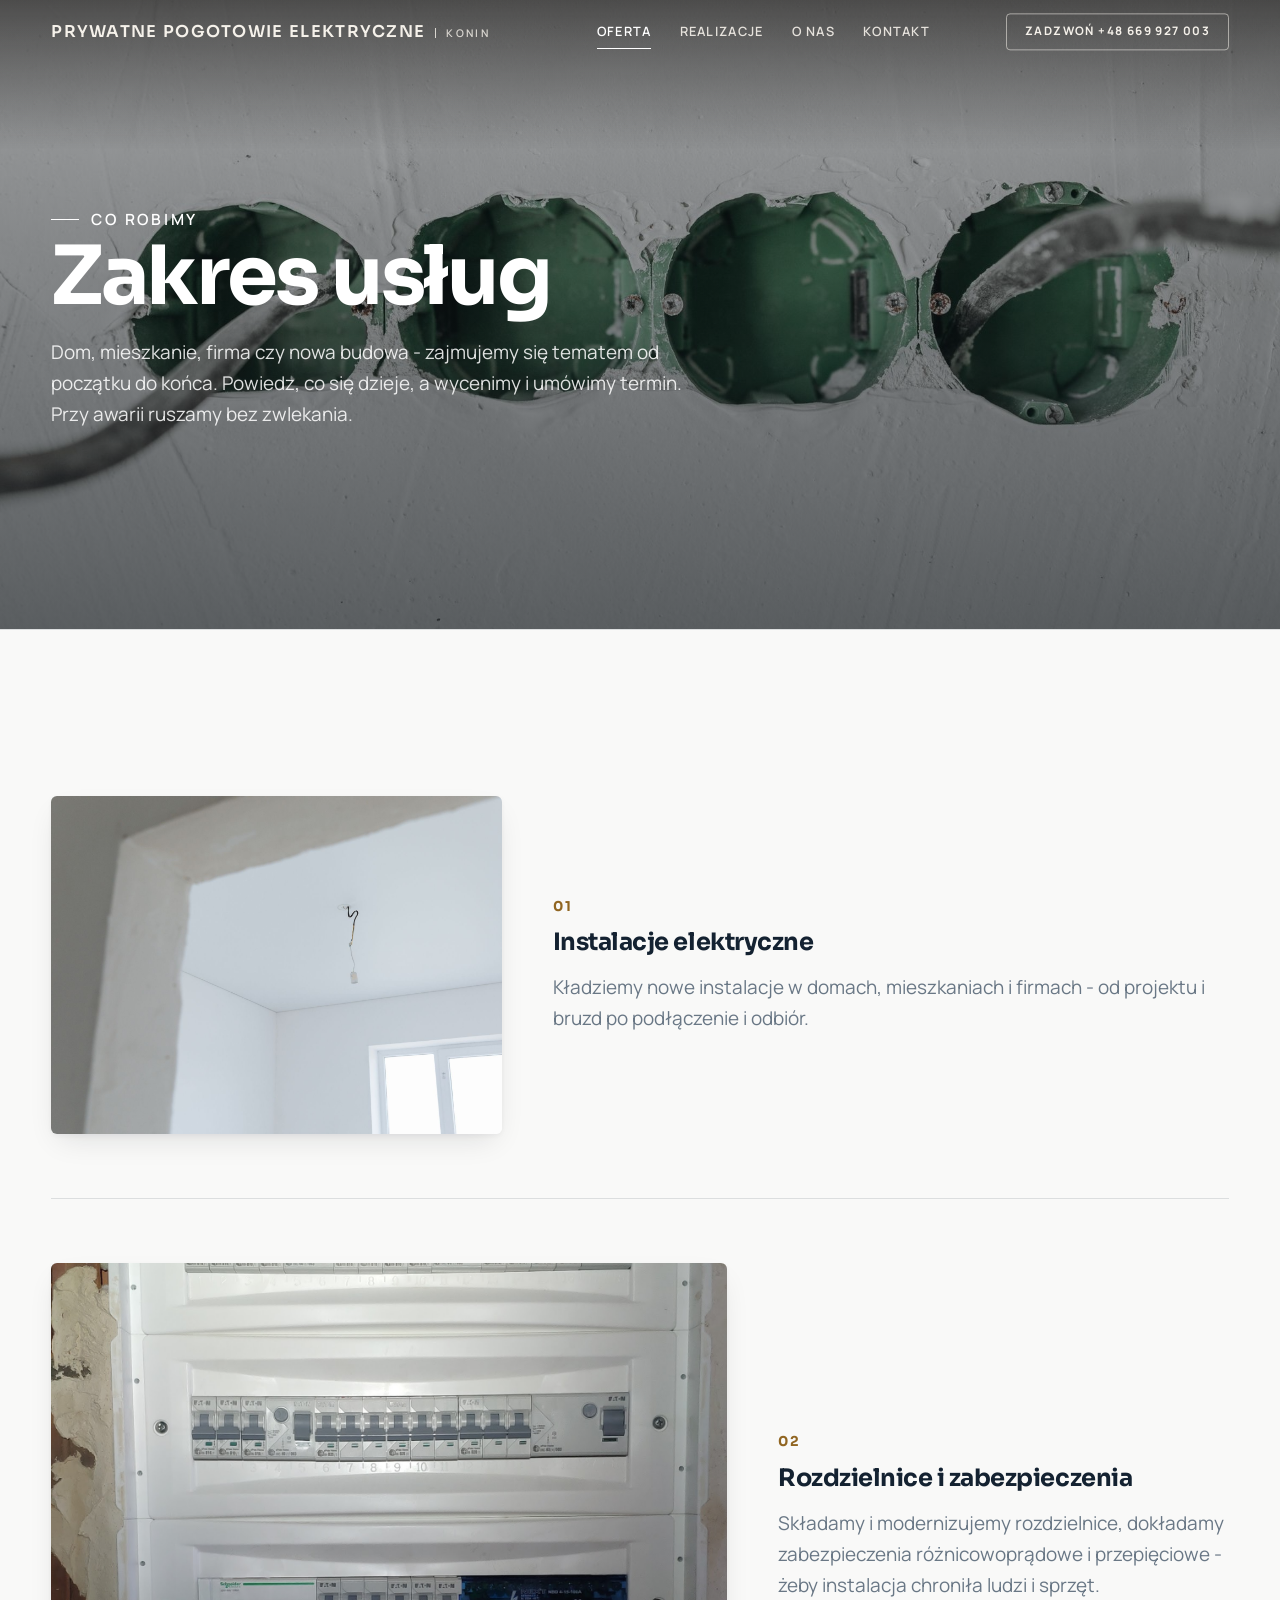
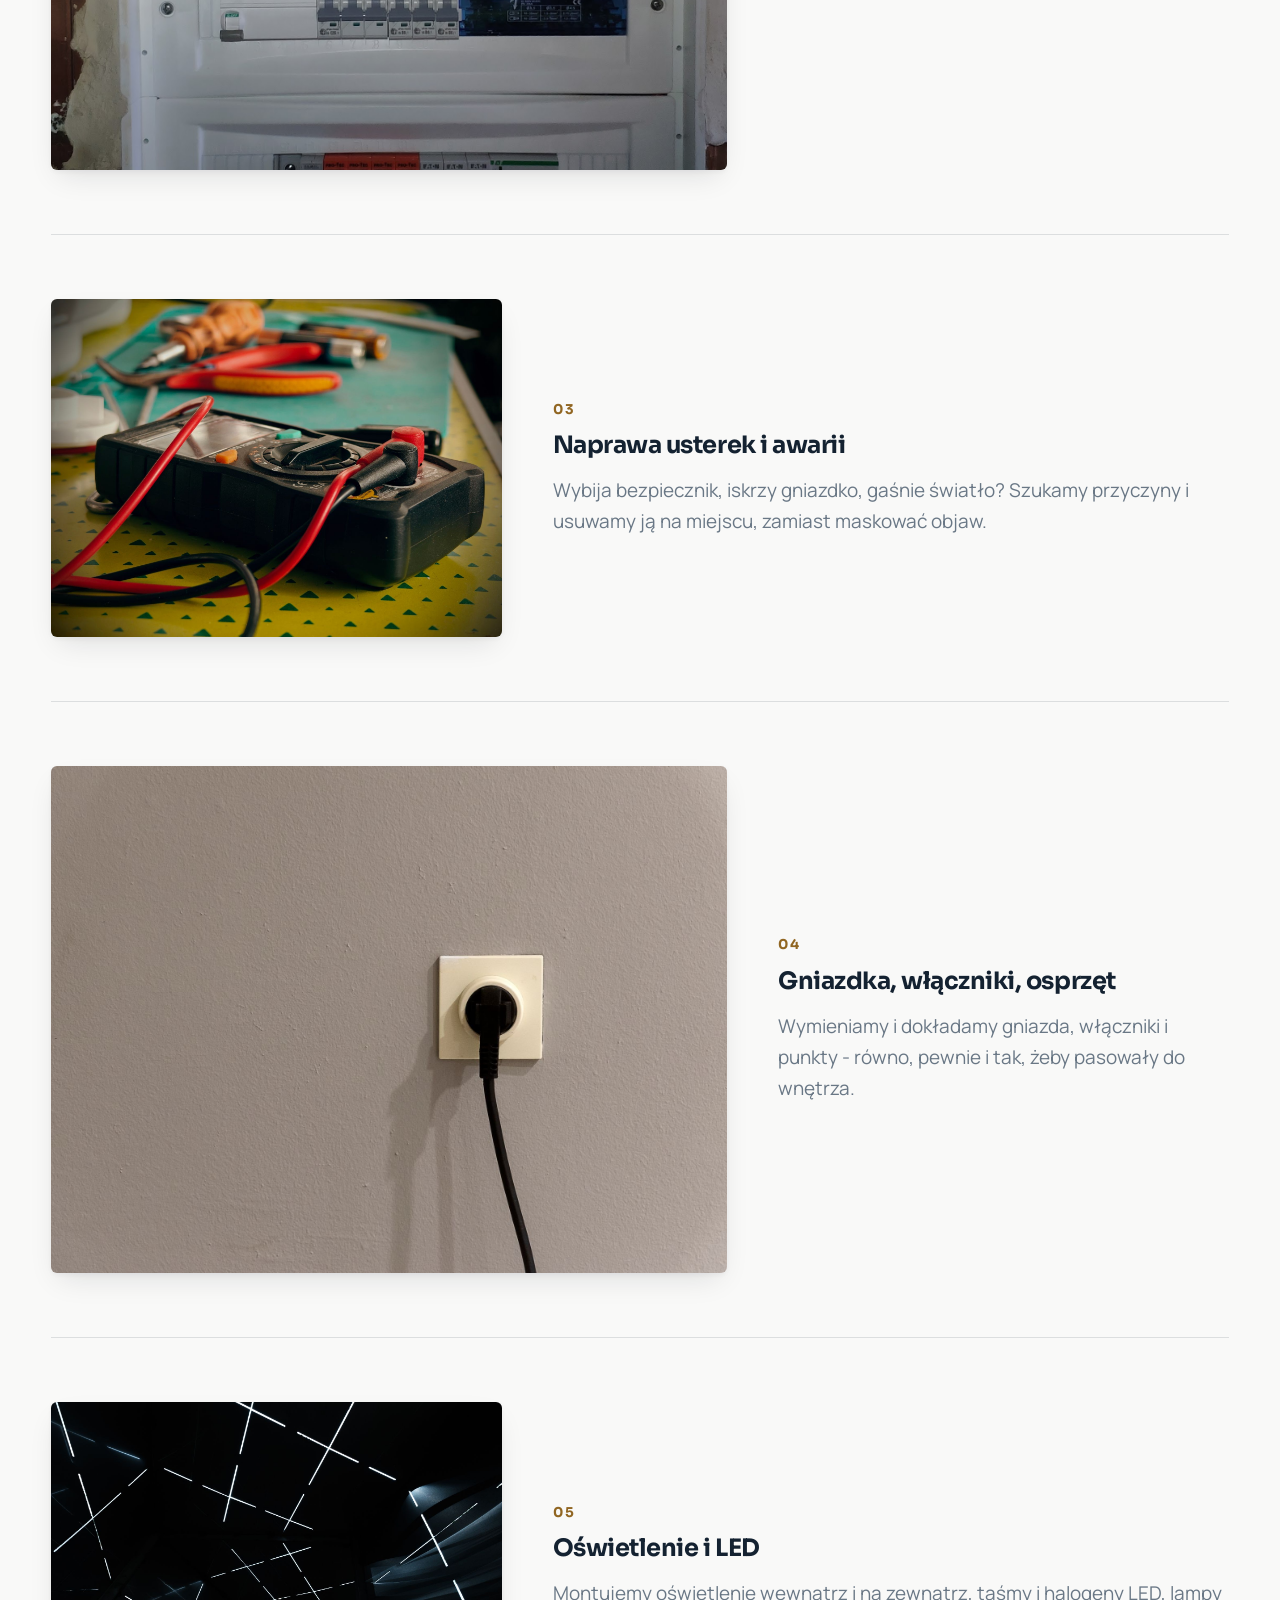
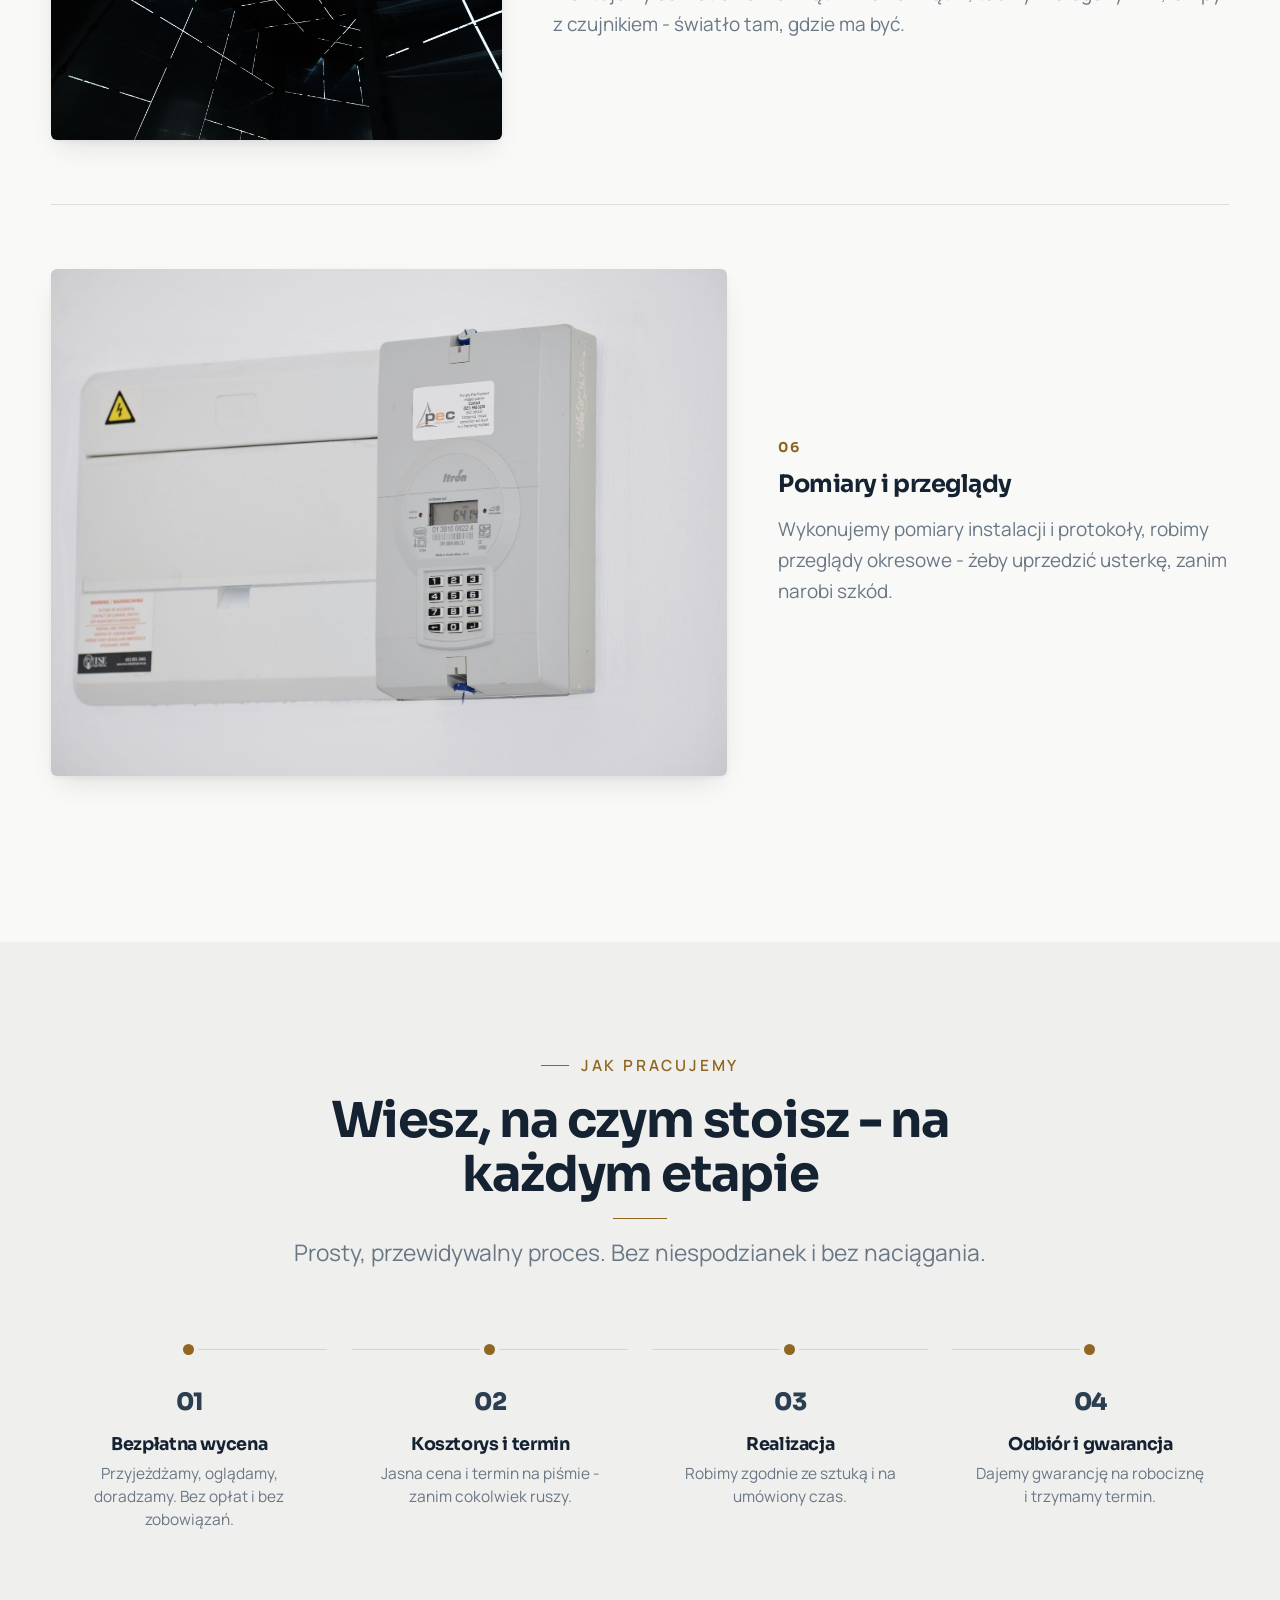
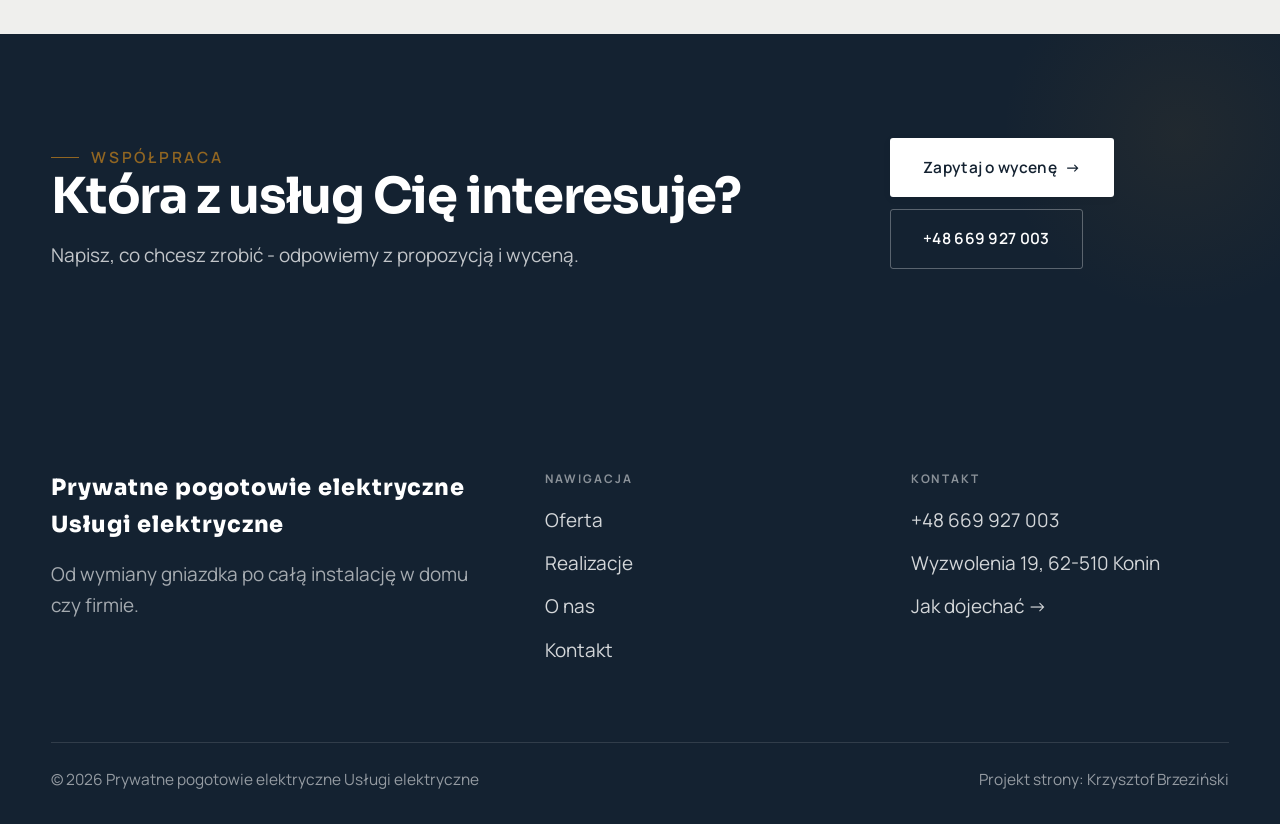
<file: oferta.html>
<!DOCTYPE html>
<html lang="pl">
<head>
<meta name="robots" content="noindex, nofollow">
<meta charset="UTF-8">
<meta name="viewport" content="width=device-width, initial-scale=1.0">
<title>Oferta - Prywatne pogotowie elektryczne Usługi elektryczne</title>
<meta name="description" content="Prywatne pogotowie elektryczne Usługi elektryczne - usługi elektryczne, Konin i okolice. Instalacje, przyłącza, rozdzielnice, naprawa usterek i awarii, montaż oświetlenia i osprzętu. Pomiary i uprawnienia, wycena przed pracą, sprawny dojazd. Zadzwoń i umów termin.">
<link rel="preconnect" href="https://fonts.googleapis.com">
<link rel="preconnect" href="https://fonts.gstatic.com" crossorigin>
<link href="https://fonts.googleapis.com/css2?family=Sora:wght@600;700;800&family=Manrope:wght@400;500;600&display=swap" rel="stylesheet">
<link rel="stylesheet" href="assets/styles.css">
</head>
<body>

<header class="nav">
  <div class="wrap nav-inner">
    <a class="brand" href="index.html"><span class="name">Prywatne Pogotowie Elektryczne</span><span class="sub">Konin</span></a>
    <nav class="nav-links">
      <a href="oferta.html" class="active">Oferta</a>
      <a href="realizacje.html">Realizacje</a>
      <a href="o-nas.html">O nas</a>
      <a href="kontakt.html">Kontakt</a>
      <a href="tel:+48669927003" class="btn btn-accent">Zadzwoń +48 669 927 003</a>
    </nav>
    <button class="nav-toggle" aria-label="Menu"><span></span><span></span><span></span></button>
  </div>
</header>

<section class="pagehead">
  <img src="img/g1.jpg" alt="Prywatne pogotowie elektryczne Usługi elektryczne - Zakres usług">
  <div class="wrap">
    <span class="eyebrow">Co robimy</span>
    <h1>Zakres usług</h1>
    <p>Dom, mieszkanie, firma czy nowa budowa - zajmujemy się tematem od początku do końca. Powiedz, co się dzieje, a wycenimy i umówimy termin. Przy awarii ruszamy bez zwlekania.</p>
  </div>
</section>
<section>
  <div class="wrap">
    <div class="svc-row reveal">
      <div class="svc-row-art"><img src="img/g10.jpg" alt="Instalacje elektryczne" loading="lazy"></div>
      <div>
        <span class="num">01</span>
        <h3>Instalacje elektryczne</h3>
        <p class="muted">Kładziemy nowe instalacje w domach, mieszkaniach i firmach - od projektu i bruzd po podłączenie i odbiór.</p>
      </div>
    </div>
    <div class="svc-row rev reveal">
      <div class="svc-row-art"><img src="img/g2.jpg" alt="Rozdzielnice i zabezpieczenia" loading="lazy"></div>
      <div>
        <span class="num">02</span>
        <h3>Rozdzielnice i zabezpieczenia</h3>
        <p class="muted">Składamy i modernizujemy rozdzielnice, dokładamy zabezpieczenia różnicowoprądowe i przepięciowe - żeby instalacja chroniła ludzi i sprzęt.</p>
      </div>
    </div>
    <div class="svc-row reveal">
      <div class="svc-row-art"><img src="img/g3.jpg" alt="Naprawa usterek i awarii" loading="lazy"></div>
      <div>
        <span class="num">03</span>
        <h3>Naprawa usterek i awarii</h3>
        <p class="muted">Wybija bezpiecznik, iskrzy gniazdko, gaśnie światło? Szukamy przyczyny i usuwamy ją na miejscu, zamiast maskować objaw.</p>
      </div>
    </div>
    <div class="svc-row rev reveal">
      <div class="svc-row-art"><img src="img/g4.jpg" alt="Gniazdka, włączniki, osprzęt" loading="lazy"></div>
      <div>
        <span class="num">04</span>
        <h3>Gniazdka, włączniki, osprzęt</h3>
        <p class="muted">Wymieniamy i dokładamy gniazda, włączniki i punkty - równo, pewnie i tak, żeby pasowały do wnętrza.</p>
      </div>
    </div>
    <div class="svc-row reveal">
      <div class="svc-row-art"><img src="img/g13.jpg" alt="Oświetlenie i LED" loading="lazy"></div>
      <div>
        <span class="num">05</span>
        <h3>Oświetlenie i LED</h3>
        <p class="muted">Montujemy oświetlenie wewnątrz i na zewnątrz, taśmy i halogeny LED, lampy z czujnikiem - światło tam, gdzie ma być.</p>
      </div>
    </div>
    <div class="svc-row rev reveal">
      <div class="svc-row-art"><img src="img/g5.jpg" alt="Pomiary i przeglądy" loading="lazy"></div>
      <div>
        <span class="num">06</span>
        <h3>Pomiary i przeglądy</h3>
        <p class="muted">Wykonujemy pomiary instalacji i protokoły, robimy przeglądy okresowe - żeby uprzedzić usterkę, zanim narobi szkód.</p>
      </div>
    </div>
  </div>
</section>
<section class="proces">
  <div class="wrap">
    <div class="head center reveal">
      <span class="eyebrow">Jak pracujemy</span>
      <h2>Wiesz, na czym stoisz - na każdym etapie</h2>
      <p>Prosty, przewidywalny proces. Bez niespodzianek i bez naciągania.</p>
    </div>
    <ol class="proces-line">
      <li class="reveal"><span class="pno">01</span><h3>Bezpłatna wycena</h3><p>Przyjeżdżamy, oglądamy, doradzamy. Bez opłat i bez zobowiązań.</p></li>
      <li class="reveal"><span class="pno">02</span><h3>Kosztorys i termin</h3><p>Jasna cena i termin na piśmie - zanim cokolwiek ruszy.</p></li>
      <li class="reveal"><span class="pno">03</span><h3>Realizacja</h3><p>Robimy zgodnie ze sztuką i na umówiony czas.</p></li>
      <li class="reveal"><span class="pno">04</span><h3>Odbiór i gwarancja</h3><p>Dajemy gwarancję na robociznę i trzymamy termin.</p></li>
    </ol>
  </div>
</section>
<section class="cta">
  <div class="wrap">
    <div class="reveal">
      <span class="eyebrow">Współpraca</span>
      <h2>Która z usług Cię interesuje?</h2>
      <p>Napisz, co chcesz zrobić - odpowiemy z propozycją i wyceną.</p>
    </div>
    <div class="cta-actions reveal">
      <a href="kontakt.html" class="btn btn-light">Zapytaj o wycenę <span class="arr">→</span></a>
      <a href="tel:+48669927003" class="btn btn-ghost" style="color:#fff;border-color:rgba(255,255,255,.3)">+48 669 927 003</a>
    </div>
  </div>
</section>

<footer>
  <div class="wrap">
    <div class="foot-grid">
      <div class="foot-brand">
        <div class="name">Prywatne pogotowie elektryczne Usługi elektryczne</div>
        <p>Od wymiany gniazdka po całą instalację w domu czy firmie.</p>
      </div>
      <div class="foot-col">
        <h4>Nawigacja</h4>
        <a href="oferta.html">Oferta</a>
        <a href="realizacje.html">Realizacje</a>
        <a href="o-nas.html">O nas</a>
        <a href="kontakt.html">Kontakt</a>
      </div>
      <div class="foot-col">
        <h4>Kontakt</h4>
        <a href="tel:+48669927003">+48 669 927 003</a>
        <p>Wyzwolenia 19, 62-510 Konin</p>
        <a href="https://www.google.com/maps?cid=7612273298322672467" target="_blank" rel="noopener">Jak dojechać →</a>
      </div>
    </div>
    <div class="foot-bot">
      <span>© 2026 Prywatne pogotowie elektryczne Usługi elektryczne</span>
      <span>Projekt strony: Krzysztof Brzeziński</span>
    </div>
  </div>
</footer>
<div class="sticky-call"><a class="sc-call" href="tel:+48669927003"><svg class="ico-tel" width="16" height="16" viewBox="0 0 24 24" fill="none" aria-hidden="true"><path d="M6.6 10.8a15.5 15.5 0 0 0 6.6 6.6l2.2-2.2a1 1 0 0 1 1-.24 11.4 11.4 0 0 0 3.6.58 1 1 0 0 1 1 1V20a1 1 0 0 1-1 1A17 17 0 0 1 3 4a1 1 0 0 1 1-1h3.5a1 1 0 0 1 1 1c0 1.25.2 2.46.58 3.6a1 1 0 0 1-.25 1l-2.23 2.2Z" fill="currentColor"/></svg> Zadzwoń</a><a class="sc-quote" href="kontakt.html">Bezpłatna wycena</a></div>

<script src="assets/main.js"></script>
</body>
</html>
</file>
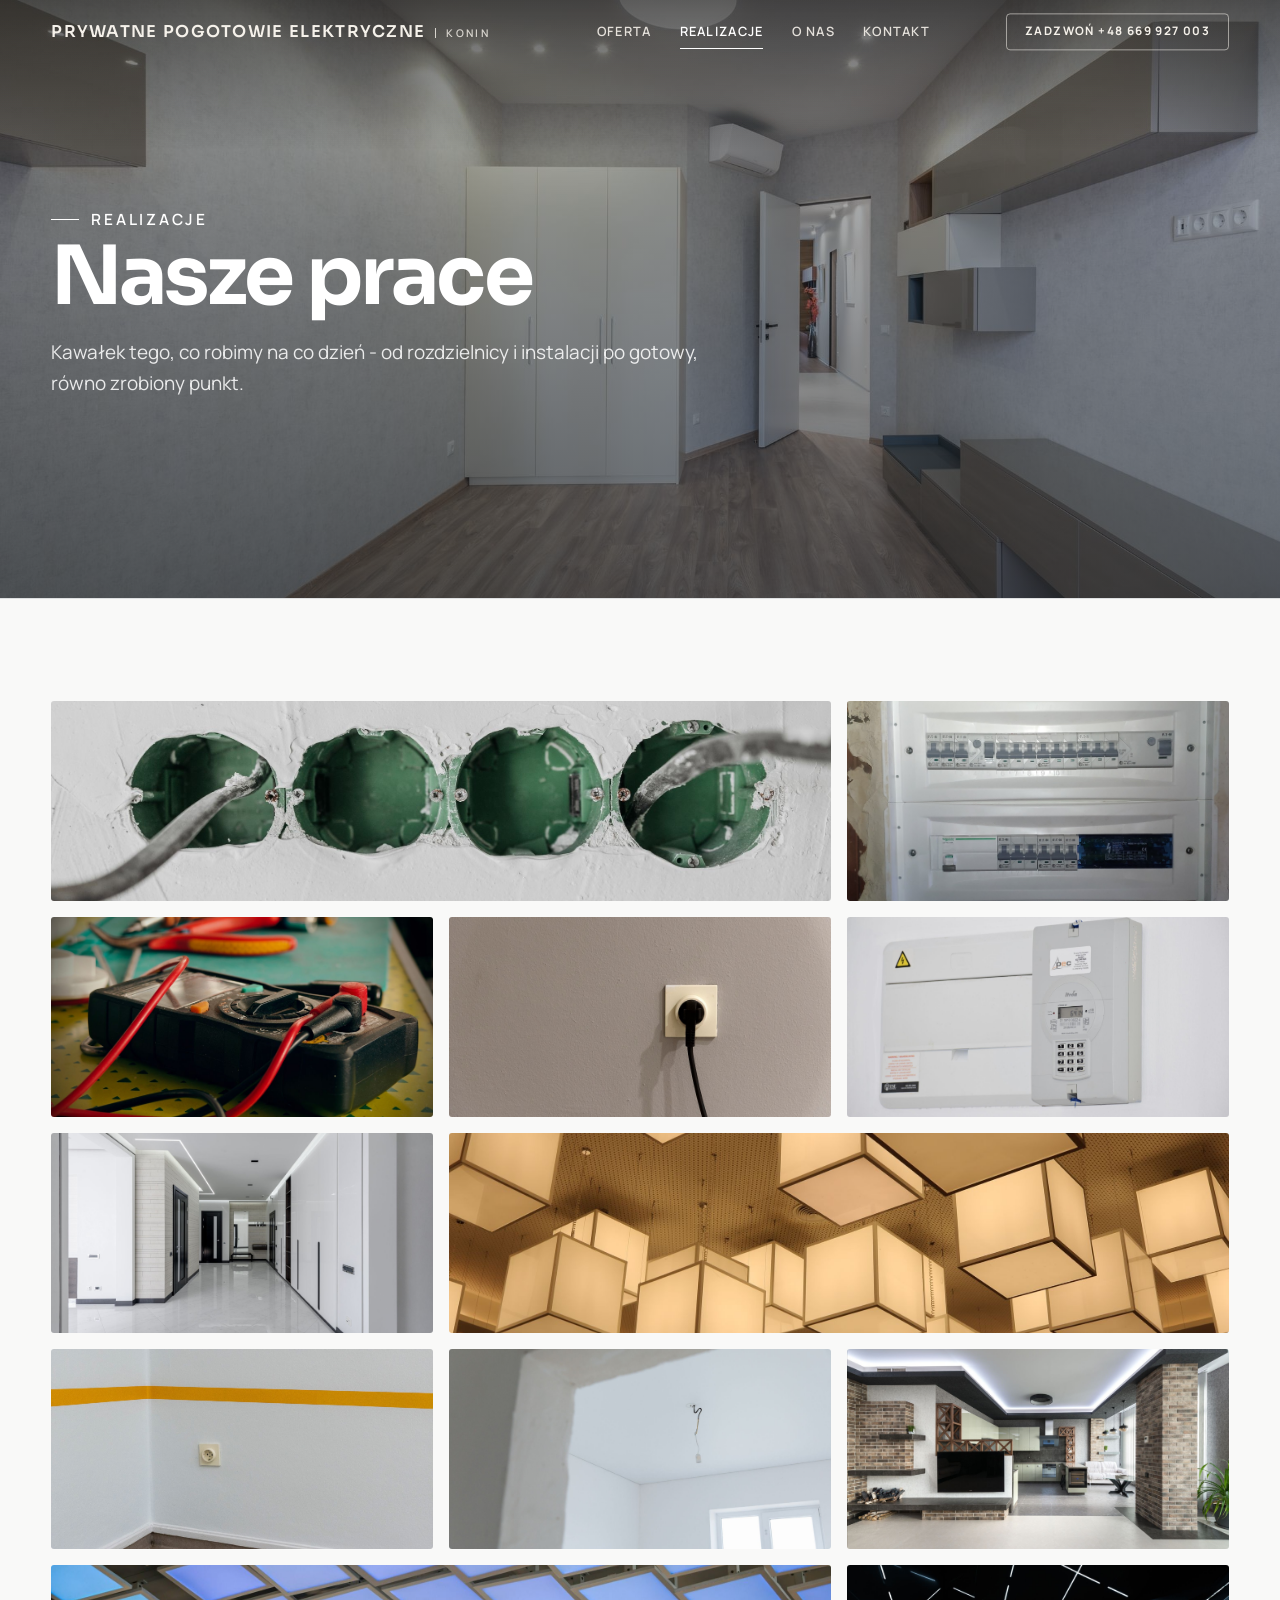
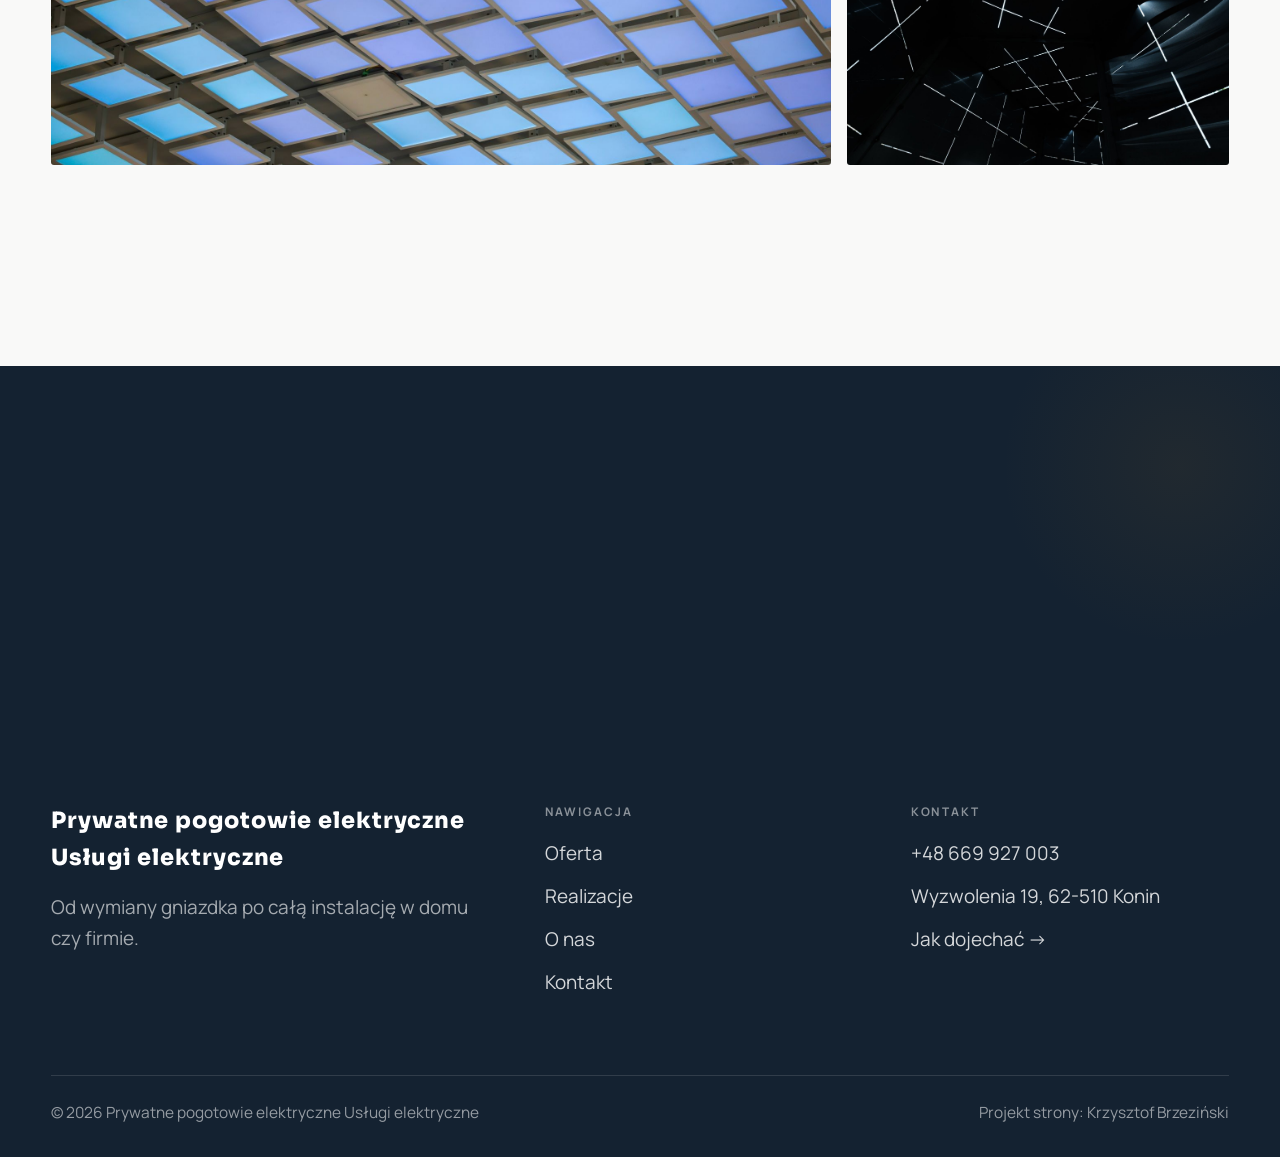
<file: realizacje.html>
<!DOCTYPE html>
<html lang="pl">
<head>
<meta name="robots" content="noindex, nofollow">
<meta charset="UTF-8">
<meta name="viewport" content="width=device-width, initial-scale=1.0">
<title>Realizacje - Prywatne pogotowie elektryczne Usługi elektryczne</title>
<meta name="description" content="Realizacje Prywatne pogotowie elektryczne Usługi elektryczne: Instalacja i podłączenie, Rozdzielnica, Diagnostyka i pomiary, Osprzęt i gniazda, Zasilanie budynku">
<link rel="preconnect" href="https://fonts.googleapis.com">
<link rel="preconnect" href="https://fonts.gstatic.com" crossorigin>
<link href="https://fonts.googleapis.com/css2?family=Sora:wght@600;700;800&family=Manrope:wght@400;500;600&display=swap" rel="stylesheet">
<link rel="stylesheet" href="assets/styles.css">
</head>
<body>

<header class="nav">
  <div class="wrap nav-inner">
    <a class="brand" href="index.html"><span class="name">Prywatne Pogotowie Elektryczne</span><span class="sub">Konin</span></a>
    <nav class="nav-links">
      <a href="oferta.html">Oferta</a>
      <a href="realizacje.html" class="active">Realizacje</a>
      <a href="o-nas.html">O nas</a>
      <a href="kontakt.html">Kontakt</a>
      <a href="tel:+48669927003" class="btn btn-accent">Zadzwoń +48 669 927 003</a>
    </nav>
    <button class="nav-toggle" aria-label="Menu"><span></span><span></span><span></span></button>
  </div>
</header>

<section class="pagehead">
  <img src="img/g9.jpg" alt="Prywatne pogotowie elektryczne Usługi elektryczne - Nasze prace">
  <div class="wrap">
    <span class="eyebrow">Realizacje</span>
    <h1>Nasze prace</h1>
    <p>Kawałek tego, co robimy na co dzień - od rozdzielnicy i instalacji po gotowy, równo zrobiony punkt.</p>
  </div>
</section>
<section>
  <div class="wrap">
    <div class="gallery">
      <div class="tile t-two3 reveal"><img src="img/g1.jpg" alt="Instalacja i podłączenie" loading="lazy"><div class="cap">Instalacja i podłączenie</div></div>
      <div class="tile t-third reveal"><img src="img/g2.jpg" alt="Rozdzielnica" loading="lazy"><div class="cap">Rozdzielnica</div></div>
      <div class="tile t-third reveal"><img src="img/g3.jpg" alt="Diagnostyka i pomiary" loading="lazy"><div class="cap">Diagnostyka i pomiary</div></div>
      <div class="tile t-third reveal"><img src="img/g4.jpg" alt="Osprzęt i gniazda" loading="lazy"><div class="cap">Osprzęt i gniazda</div></div>
      <div class="tile t-third reveal"><img src="img/g5.jpg" alt="Zasilanie budynku" loading="lazy"><div class="cap">Zasilanie budynku</div></div>
      <div class="tile t-third reveal"><img src="img/g6.jpg" alt="Oświetlenie wnętrza" loading="lazy"><div class="cap">Oświetlenie wnętrza</div></div>
      <div class="tile t-two3 reveal"><img src="img/g7.jpg" alt="Prywatne pogotowie elektryczne Usługi elektryczne" loading="lazy"></div>
      <div class="tile t-third reveal"><img src="img/g8.jpg" alt="Prywatne pogotowie elektryczne Usługi elektryczne" loading="lazy"></div>
      <div class="tile t-third reveal"><img src="img/g10.jpg" alt="Prywatne pogotowie elektryczne Usługi elektryczne" loading="lazy"></div>
      <div class="tile t-third reveal"><img src="img/g11.jpg" alt="Prywatne pogotowie elektryczne Usługi elektryczne" loading="lazy"></div>
      <div class="tile t-two3 reveal"><img src="img/g12.jpg" alt="Prywatne pogotowie elektryczne Usługi elektryczne" loading="lazy"></div>
      <div class="tile t-third reveal"><img src="img/g13.jpg" alt="Prywatne pogotowie elektryczne Usługi elektryczne" loading="lazy"></div>
    </div>
    <p class="muted reveal" style="margin-top:var(--space-7);font-size:var(--text-sm);max-width:62ch">Zdjęcia poglądowe. Nasze realizacje z okolicy chętnie pokażemy na miejscu przy wycenie.</p>
  </div>
</section>
<section class="cta">
  <div class="wrap">
    <div class="reveal">
      <span class="eyebrow">Współpraca</span>
      <h2>Spodobały Ci się nasze prace?</h2>
      <p>Opowiedz, co trzeba zrobić - przygotujemy wycenę dopasowaną do potrzeb.</p>
    </div>
    <div class="cta-actions reveal">
      <a href="kontakt.html" class="btn btn-light">Zapytaj o wycenę <span class="arr">→</span></a>
      <a href="tel:+48669927003" class="btn btn-ghost" style="color:#fff;border-color:rgba(255,255,255,.3)">+48 669 927 003</a>
    </div>
  </div>
</section>

<footer>
  <div class="wrap">
    <div class="foot-grid">
      <div class="foot-brand">
        <div class="name">Prywatne pogotowie elektryczne Usługi elektryczne</div>
        <p>Od wymiany gniazdka po całą instalację w domu czy firmie.</p>
      </div>
      <div class="foot-col">
        <h4>Nawigacja</h4>
        <a href="oferta.html">Oferta</a>
        <a href="realizacje.html">Realizacje</a>
        <a href="o-nas.html">O nas</a>
        <a href="kontakt.html">Kontakt</a>
      </div>
      <div class="foot-col">
        <h4>Kontakt</h4>
        <a href="tel:+48669927003">+48 669 927 003</a>
        <p>Wyzwolenia 19, 62-510 Konin</p>
        <a href="https://www.google.com/maps?cid=7612273298322672467" target="_blank" rel="noopener">Jak dojechać →</a>
      </div>
    </div>
    <div class="foot-bot">
      <span>© 2026 Prywatne pogotowie elektryczne Usługi elektryczne</span>
      <span>Projekt strony: Krzysztof Brzeziński</span>
    </div>
  </div>
</footer>
<div class="sticky-call"><a class="sc-call" href="tel:+48669927003"><svg class="ico-tel" width="16" height="16" viewBox="0 0 24 24" fill="none" aria-hidden="true"><path d="M6.6 10.8a15.5 15.5 0 0 0 6.6 6.6l2.2-2.2a1 1 0 0 1 1-.24 11.4 11.4 0 0 0 3.6.58 1 1 0 0 1 1 1V20a1 1 0 0 1-1 1A17 17 0 0 1 3 4a1 1 0 0 1 1-1h3.5a1 1 0 0 1 1 1c0 1.25.2 2.46.58 3.6a1 1 0 0 1-.25 1l-2.23 2.2Z" fill="currentColor"/></svg> Zadzwoń</a><a class="sc-quote" href="kontakt.html">Bezpłatna wycena</a></div>

<script src="assets/main.js"></script>
</body>
</html>
</file>
<file: assets/styles.css>
/* ============================================================
   STOLBASZ — premium, architektoniczny B2B fit-out
   Jasna paleta, zero brązu. System wg premium-web-craft.
   Projekt strony: Krzysztof Brzeziński
   ============================================================ */

:root{
  /* PALETA — jasna, architektoniczna, chłodna */
  --paper:#f5f7fa;          /* główne tło */
  --paper-2:#e7edf3;        /* sekcje alternatywne (chłodny jasny szary) */
  --paper-3:#e7edf3;        /* delikatne wypełnienia */
  --ink:#142231;            /* tekst główny — chłodny grafit */
  --ink-soft:#2c3e52;       /* nagłówki drugorzędne */
  --muted:#697785;          /* tekst poboczny */
  --line:rgba(20,34,49,.12);/* hairline */
  --accent:#e8a00c;         /* stonowany petrol-slate — jedyny akcent */
  --accent-d:#c47f06;
  --accent-soft:rgba(232,160,12,.10);
  --dark:#142231;           /* sekcje ciemne (stopka/CTA) */

  /* ODSTĘPY — skala 4/8 */
  --space-1:4px; --space-2:8px; --space-3:12px; --space-4:16px; --space-5:24px;
  --space-6:32px; --space-7:48px; --space-8:64px; --space-9:96px; --space-10:128px;

  /* TYPOGRAFIA — fluid clamp() (skala podbita 16.07.2026: większe, czytelniejsze litery — uwaga Adama) */
  --text-sm:clamp(.9rem,.87rem + .12vw,1rem);
  --text-base:clamp(1.08rem,1.04rem + .18vw,1.2rem);
  --text-lg:clamp(1.24rem,1.15rem + .34vw,1.44rem);
  --text-h3:clamp(1.34rem,1.22rem + .55vw,1.66rem);
  --text-h2:clamp(2.1rem,1.66rem + 2.1vw,3.1rem);
  --text-h1:clamp(2.9rem,2.1rem + 4vw,5.1rem);

  /* PROMIENIE — architektoniczne, raczej ostre */
  --r-sm:3px; --r-md:6px; --r-lg:10px;

  /* RUCH */
  --ease:cubic-bezier(.25,.46,.45,.94); --dur:.24s;

  /* CIENIE — miękkie, warstwowe */
  --sh-sm:0 1px 2px rgba(16,24,32,.04), 0 2px 8px rgba(16,24,32,.05);
  --sh-md:0 2px 6px rgba(16,24,32,.05), 0 12px 28px -8px rgba(16,24,32,.12);
  --sh-lg:0 6px 14px rgba(16,24,32,.07), 0 26px 56px -18px rgba(16,24,32,.22);

  --hairline:1px solid var(--line);

  --font-display:'Sora','Manrope',sans-serif;
  --font-body:'Manrope',sans-serif;
}

*{box-sizing:border-box;margin:0;padding:0}
html{scroll-behavior:smooth}
body{
  font-family:var(--font-body);
  font-size:var(--text-base);
  line-height:1.65;
  color:var(--ink);
  background:var(--paper);
  -webkit-font-smoothing:antialiased;
  text-rendering:optimizeLegibility;
}
img{max-width:100%;display:block}
a{color:inherit;text-decoration:none}

.wrap{width:min(92%,1180px);margin-inline:auto}
section{padding-block:clamp(52px,6.5vw,96px)}

h1,h2,h3{font-family:var(--font-display);font-weight:700;line-height:1.08;letter-spacing:-.02em;color:var(--ink)}
h1{font-size:var(--text-h1);letter-spacing:-.035em}
h2{font-size:var(--text-h2);letter-spacing:-.025em}
h3{font-size:var(--text-h3)}
p{max-width:65ch}

.eyebrow{
  font-family:var(--font-body);
  font-size:var(--text-sm);
  font-weight:600;
  letter-spacing:.18em;
  text-transform:uppercase;
  color:var(--accent);
  display:inline-flex;align-items:center;gap:var(--space-3);
}
.eyebrow::before{content:"";width:28px;height:1px;background:var(--accent);display:inline-block}

.muted{color:var(--muted)}
.lead{font-size:var(--text-lg);line-height:1.55;color:var(--ink-soft);max-width:50ch}

/* ---------- BUTTONS ---------- */
.btn{
  display:inline-flex;align-items:center;gap:var(--space-2);
  font-weight:600;font-size:var(--text-sm);letter-spacing:.02em;
  padding:var(--space-4) var(--space-6);
  border-radius:var(--r-sm);
  transition:transform var(--dur) var(--ease),box-shadow var(--dur) var(--ease),background var(--dur) var(--ease);
  cursor:pointer;border:1px solid transparent;
}
.btn-accent{background:var(--accent);color:#fff;box-shadow:var(--sh-sm)}
.btn-accent:hover{background:var(--accent-d);transform:translateY(-2px);box-shadow:var(--sh-md)}
.btn-accent:active{transform:translateY(0);box-shadow:var(--sh-sm)}
.btn-ghost{background:transparent;color:var(--ink);border-color:var(--line)}
.btn-ghost:hover{border-color:var(--accent);color:var(--accent);transform:translateY(-2px)}
.btn-light{background:#fff;color:var(--ink);box-shadow:var(--sh-sm)}
.btn-light:hover{transform:translateY(-2px);box-shadow:var(--sh-md)}
.btn .arr{transition:transform var(--dur) var(--ease)}
.btn:hover .arr{transform:translateX(4px)}

/* ---------- NAV ---------- */
.nav{
  position:sticky;top:0;z-index:50;
  background:color-mix(in srgb,var(--paper) 88%,transparent);
  backdrop-filter:saturate(140%) blur(10px);
  border-bottom:var(--hairline);
}
.nav-inner{display:flex;align-items:center;justify-content:space-between;height:72px}
.brand{display:flex;flex-direction:column;line-height:1}
.brand .name{font-family:var(--font-display);font-weight:800;font-size:1.35rem;letter-spacing:.04em}
.brand .sub{font-size:.62rem;letter-spacing:.34em;text-transform:uppercase;color:var(--muted);margin-top:5px}
.nav-links{display:flex;align-items:center;gap:var(--space-6)}
.nav-links a{font-size:var(--text-sm);font-weight:500;color:var(--ink-soft);position:relative;padding-block:4px;transition:color var(--dur) var(--ease)}
.nav-links a::after{content:"";position:absolute;left:0;bottom:0;width:0;height:1.5px;background:var(--accent);transition:width var(--dur) var(--ease)}
.nav-links a:hover,.nav-links a.active{color:var(--ink)}
.nav-links a:hover::after,.nav-links a.active::after{width:100%}
.nav-links .btn{padding:var(--space-2) var(--space-5)}
/* przyciski w nav: właściwy kolor (przebij .nav-links a) + bez podkreślenia */
.nav-links a.btn-accent{color:#fff}
.nav-links a.btn-ghost,.nav-links a.btn-light{color:var(--ink)}
.nav-links a.btn::after{display:none}
.nav-toggle{display:none;background:none;border:none;cursor:pointer;flex-direction:column;gap:5px;padding:8px}
.nav-toggle span{width:24px;height:2px;background:var(--ink);transition:var(--dur)}

/* ---------- HERO (split) ---------- */
.hero{position:relative;overflow:hidden;border-bottom:var(--hairline)}
.hero-grid{display:grid;grid-template-columns:1.05fr .95fr;gap:clamp(24px,4vw,60px);align-items:center;
  padding-block:clamp(36px,4.5vw,64px)}
.hero-copy .eyebrow{margin-bottom:var(--space-5)}
.hero-copy h1{margin-bottom:var(--space-5)}
.hero-copy .lead{margin-bottom:var(--space-7)}
.hero-actions{display:flex;flex-wrap:wrap;gap:var(--space-4)}
.hero-art{position:relative;aspect-ratio:4/3;border-radius:var(--r-lg);overflow:hidden;box-shadow:var(--sh-lg)}
.hero-art img{width:100%;height:100%;object-fit:cover}
.hero-art::after{content:"";position:absolute;inset:0;background:linear-gradient(180deg,transparent 55%,rgba(18,24,28,.28))}
.hero-badge{position:absolute;left:var(--space-5);bottom:var(--space-5);z-index:2;
  background:rgba(252,252,251,.94);backdrop-filter:blur(4px);
  border-radius:var(--r-md);padding:var(--space-4) var(--space-5);box-shadow:var(--sh-md);max-width:78%}
.hero-badge strong{display:block;font-family:var(--font-display);font-size:1rem;letter-spacing:-.01em}
.hero-badge span{font-size:var(--text-sm);color:var(--muted)}

/* ---------- HERO duży / kinowy (strona główna) ---------- */
.hero-cine{position:relative;min-height:clamp(560px,82vh,840px);min-height:clamp(560px,82svh,840px);display:flex;align-items:center;overflow:hidden;border-bottom:var(--hairline)}
.hero-cine>img{position:absolute;inset:0;width:100%;height:100%;object-fit:cover;z-index:0}
.hero-cine::after{content:"";position:absolute;inset:0;z-index:1;
  background:linear-gradient(95deg,rgba(13,18,23,.86) 0%,rgba(13,18,23,.64) 32%,rgba(13,18,23,.24) 62%,rgba(13,18,23,.04) 100%)}
.hero-cine .wrap{position:relative;z-index:2;padding-block:var(--space-8)}
.hero-cine .hero-copy{max-width:660px}
.hero-cine .eyebrow{color:#fff;margin-bottom:var(--space-5)}
.hero-cine .eyebrow::before{background:#fff}
.hero-cine h1{color:#fff;margin-bottom:var(--space-5);font-size:clamp(2.9rem,2rem + 4.4vw,5.2rem)}
.hero-cine .lead{color:rgba(255,255,255,.92);max-width:48ch;margin-bottom:var(--space-7)}
.hero-cine .hero-actions{display:flex;flex-wrap:wrap;gap:var(--space-4)}
@media(max-width:680px){
  .hero-cine{min-height:clamp(520px,76vh,640px);min-height:clamp(520px,76svh,640px);align-items:flex-end}
  .hero-cine::after{background:linear-gradient(0deg,rgba(13,18,23,.9) 6%,rgba(13,18,23,.45) 55%,rgba(13,18,23,.25) 100%)}
  .hero-cine .wrap{padding-bottom:var(--space-9)}
}

/* full-bleed hero variant (podstrony) */
.pagehead{position:relative;min-height:46vh;min-height:46svh;display:flex;align-items:flex-end;overflow:hidden;border-bottom:var(--hairline)}
.pagehead img{position:absolute;inset:0;width:100%;height:100%;object-fit:cover}
.pagehead::after{content:"";position:absolute;inset:0;background:linear-gradient(180deg,rgba(18,24,28,.25),rgba(18,24,28,.62))}
.pagehead .wrap{position:relative;z-index:2;padding-block:var(--space-9);color:#fff}
.pagehead h1{color:#fff;max-width:18ch}
.pagehead .eyebrow{color:#fff}
.pagehead .eyebrow::before{background:#fff}
.pagehead p{color:rgba(255,255,255,.86);margin-top:var(--space-4);max-width:54ch}

/* ---------- STRIP (pasek skrótów / liczby) ---------- */
.strip{background:var(--dark);color:#fff}
.strip .wrap{display:grid;grid-template-columns:repeat(4,1fr);gap:var(--space-6);padding-block:var(--space-8)}
.strip .item .k{font-family:var(--font-display);font-size:clamp(1.6rem,1.2rem + 1.4vw,2.4rem);font-weight:800;letter-spacing:-.02em;color:#fff}
.strip .item .v{font-size:var(--text-sm);color:rgba(255,255,255,.66);margin-top:var(--space-2);line-height:1.45}
.strip .item{border-left:2px solid var(--accent);padding-left:var(--space-5)}

/* ---------- SECTION HEAD ---------- */
.head{max-width:48rem;margin-bottom:var(--space-8)}
.head.center{margin-inline:auto;text-align:center}
.head .eyebrow{margin-bottom:var(--space-4)}
.head h2{margin-bottom:var(--space-4)}
.head p{color:var(--muted);font-size:var(--text-lg);line-height:1.55}
.head.center p{margin-inline:auto}

/* ---------- INTRO SPLIT ---------- */
.split{display:grid;grid-template-columns:.92fr 1.08fr;gap:clamp(28px,5vw,80px);align-items:center}
.split.rev{grid-template-columns:1.08fr .92fr}
.split.rev .split-art{order:-1}
.split-art{position:relative;aspect-ratio:5/4;border-radius:var(--r-lg);overflow:hidden;box-shadow:var(--sh-lg)}
.split-art img{width:100%;height:100%;object-fit:cover}
.split-copy h2{margin-bottom:var(--space-5)}
.split-copy p+p{margin-top:var(--space-4)}
.split-copy .btn{margin-top:var(--space-6)}

/* ---------- SERVICES (zakres) ---------- */
.svc-grid{display:grid;grid-template-columns:repeat(auto-fit,minmax(280px,1fr));gap:var(--space-5)}
.svc{background:#fff;border:var(--hairline);border-radius:var(--r-md);padding:var(--space-7) var(--space-6);
  transition:transform var(--dur) var(--ease),box-shadow var(--dur) var(--ease),border-color var(--dur) var(--ease);
  position:relative;overflow:hidden}
.svc::before{content:"";position:absolute;left:0;top:0;width:3px;height:0;background:var(--accent);transition:height var(--dur) var(--ease)}
.svc:hover{transform:translateY(-4px);box-shadow:var(--sh-md);border-color:transparent}
.svc:hover::before{height:100%}
.svc .ic{font-family:var(--font-display);font-size:.8rem;font-weight:700;letter-spacing:.12em;color:var(--accent);margin-bottom:var(--space-4)}
.svc h3{margin-bottom:var(--space-3);font-size:1.22rem}
.svc p{color:var(--muted);font-size:var(--text-base);line-height:1.6}

/* big detailed service rows */
.svc-row{display:grid;grid-template-columns:.8fr 1.2fr;gap:clamp(20px,4vw,60px);align-items:center;padding-block:var(--space-8)}
.svc-row+.svc-row{border-top:var(--hairline)}
.svc-row.rev{grid-template-columns:1.2fr .8fr}
.svc-row.rev .svc-row-art{order:-1}
.svc-row-art{aspect-ratio:4/3;border-radius:var(--r-md);overflow:hidden;box-shadow:var(--sh-md)}
.svc-row-art img{width:100%;height:100%;object-fit:cover}
.svc-row h3{font-size:1.5rem;margin-bottom:var(--space-4)}
.svc-row .num{font-family:var(--font-display);font-size:.85rem;font-weight:700;letter-spacing:.14em;color:var(--accent);display:block;margin-bottom:var(--space-3)}
.svc-row ul{list-style:none;margin-top:var(--space-4);display:flex;flex-direction:column;gap:var(--space-2)}
.svc-row li{position:relative;padding-left:var(--space-5);color:var(--muted);font-size:var(--text-base)}
.svc-row li::before{content:"";position:absolute;left:0;top:.62em;width:8px;height:1px;background:var(--accent)}

/* ---------- GALLERY (realizacje) ---------- */
.gallery{display:grid;grid-template-columns:repeat(12,1fr);gap:var(--space-4);grid-auto-rows:200px}
/* GALERIA MASONRY — pionowe zdjęcia (portrety beauty/wellness) bez przycinania: kolumny, height auto */
.gallery-masonry{column-count:3;column-gap:var(--space-4)}
@media(max-width:900px){.gallery-masonry{column-count:2}}
@media(max-width:560px){.gallery-masonry{column-count:1}}
.gallery-masonry .m-tile{break-inside:avoid;margin:0 0 var(--space-4);padding:0;position:relative;overflow:hidden;border-radius:var(--r-md);border:1px solid var(--line)}
.gallery-masonry .m-tile img{width:100%;height:auto;display:block}
.gallery-masonry .m-tile .cap{position:absolute;left:0;right:0;bottom:0;padding:var(--space-4);color:#fff;background:linear-gradient(0deg,rgba(0,0,0,.55),transparent);font-size:var(--text-sm)}
.gallery-masonry .m-tile .cap small{display:block;font-weight:400;opacity:.78;letter-spacing:.04em;text-transform:uppercase;font-size:.66rem;margin-top:3px}
.tile{position:relative;overflow:hidden;border-radius:var(--r-md);box-shadow:var(--sh-sm);
  transition:transform var(--dur) var(--ease),box-shadow var(--dur) var(--ease)}
.tile img{width:100%;height:100%;object-fit:cover;transition:transform .6s var(--ease)}
.tile:hover{box-shadow:var(--sh-md)}
.tile:hover img{transform:scale(1.05)}
.tile .cap{position:absolute;left:0;right:0;bottom:0;padding:var(--space-5) var(--space-4) var(--space-4);
  background:linear-gradient(transparent,rgba(18,24,28,.78));color:#fff;
  font-size:var(--text-sm);font-weight:600;letter-spacing:.01em;
  opacity:0;transform:translateY(8px);transition:var(--dur) var(--ease)}
.tile:hover .cap{opacity:1;transform:translateY(0)}
.tile .cap small{display:block;font-weight:400;opacity:.78;letter-spacing:.04em;text-transform:uppercase;font-size:.66rem;margin-top:3px}
/* bento spans */
.t-wide{grid-column:span 6}
.t-tall{grid-column:span 6;grid-row:span 2}
.t-std{grid-column:span 6}
.t-third{grid-column:span 4}
.t-two3{grid-column:span 8}

/* ---------- TRUST / WIARYGODNOŚĆ ---------- */
.trust{background:var(--paper-2)}
.trust-grid{display:grid;grid-template-columns:repeat(auto-fit,minmax(240px,1fr));gap:var(--space-5);margin-top:var(--space-7)}
.trust-card{background:#fff;border-radius:var(--r-md);padding:var(--space-7) var(--space-6);box-shadow:var(--sh-sm);border-top:3px solid var(--accent)}
.trust-card .big{font-family:var(--font-display);font-size:clamp(1.8rem,1.3rem + 1.6vw,2.6rem);font-weight:800;letter-spacing:-.02em;color:var(--ink);line-height:1}
.trust-card h3{font-size:1.12rem;margin:var(--space-3) 0 var(--space-2)}
.trust-card p{color:var(--muted);font-size:var(--text-base);line-height:1.55}

/* ---------- CTA band ---------- */
.cta{background:var(--dark);color:#fff;position:relative;overflow:hidden}
.cta .wrap{display:grid;grid-template-columns:1.4fr .6fr;gap:var(--space-7);align-items:center;position:relative;z-index:2}
.cta h2{color:#fff;max-width:20ch}
.cta p{color:rgba(255,255,255,.74);margin-top:var(--space-4)}
.cta-actions{display:flex;flex-direction:column;gap:var(--space-3);align-items:flex-start}
.cta::before{content:"";position:absolute;right:-80px;top:-80px;width:360px;height:360px;border-radius:50%;
  background:radial-gradient(circle,var(--accent-soft),transparent 70%)}

/* ---------- CONTACT ---------- */
.contact-grid{display:grid;grid-template-columns:.85fr 1.15fr;gap:clamp(28px,4vw,56px);align-items:start}
.info-list{display:flex;flex-direction:column;gap:var(--space-2)}
.info-row{display:flex;gap:var(--space-4);align-items:flex-start;padding-block:var(--space-4);border-bottom:var(--hairline)}
.info-row .ic{flex:none;width:42px;height:42px;display:grid;place-items:center;border-radius:50%;
  background:var(--accent-soft);color:var(--accent);font-size:1.05rem}
.info-row .lbl{font-size:.72rem;letter-spacing:.14em;text-transform:uppercase;color:var(--muted)}
.info-row .val{font-weight:600;font-size:var(--text-base);margin-top:2px}
.info-row a.val:hover{color:var(--accent)}
.map{border:none;border-radius:var(--r-lg);box-shadow:var(--sh-md);width:100%;height:100%;min-height:380px;filter:grayscale(.2) contrast(1.02)}
.form{background:#fff;border:var(--hairline);border-radius:var(--r-lg);padding:clamp(24px,3vw,40px);box-shadow:var(--sh-sm)}
.form .fld{margin-bottom:var(--space-5)}
.form label{display:block;font-size:var(--text-sm);font-weight:600;margin-bottom:var(--space-2)}
.form input,.form textarea{width:100%;font-family:inherit;font-size:var(--text-base);color:var(--ink);
  padding:var(--space-4);border:var(--hairline);border-radius:var(--r-sm);background:var(--paper);transition:border-color var(--dur)}
.form input:focus,.form textarea:focus{outline:none;border-color:var(--accent);background:#fff}
.form textarea{resize:vertical;min-height:120px}
.form .note{font-size:var(--text-sm);color:var(--muted);margin-top:var(--space-3)}

/* ---------- FOOTER ---------- */
footer{background:var(--dark);color:#fff;padding-block:var(--space-9) var(--space-6)}
.foot-grid{display:grid;grid-template-columns:1.4fr 1fr 1fr;gap:var(--space-7);margin-bottom:var(--space-8)}
.foot-brand .name{font-family:var(--font-display);font-weight:800;font-size:1.4rem;letter-spacing:.04em}
.foot-brand p{color:rgba(255,255,255,.62);margin-top:var(--space-4);font-size:var(--text-base);max-width:38ch}
.foot-col h4{font-size:.74rem;letter-spacing:.16em;text-transform:uppercase;color:rgba(255,255,255,.5);margin-bottom:var(--space-4)}
.foot-col a,.foot-col p{display:block;color:rgba(255,255,255,.82);font-size:var(--text-base);margin-bottom:var(--space-3)}
.foot-col a:hover{color:#fff}
.foot-bot{border-top:1px solid rgba(255,255,255,.12);padding-top:var(--space-5);display:flex;justify-content:space-between;flex-wrap:wrap;gap:var(--space-3);
  font-size:var(--text-sm);color:rgba(255,255,255,.55)}
.foot-bot a:hover{color:#fff}

/* ---------- REVEAL ---------- */
.reveal{opacity:0;transform:translateY(22px);transition:opacity .6s var(--ease),transform .6s var(--ease)}
.reveal.in{opacity:1;transform:none}

/* ---------- RESPONSIVE ---------- */
@media(max-width:920px){
  .hero-grid,.split,.split.rev,.svc-row,.svc-row.rev,.cta .wrap,.contact-grid,.foot-grid{grid-template-columns:1fr}
  .split.rev .split-art,.svc-row.rev .svc-row-art{order:0}
  .hero-art{aspect-ratio:16/10;max-height:420px}
  .strip .wrap{grid-template-columns:repeat(2,1fr);gap:var(--space-7)}
  .gallery{grid-auto-rows:180px}
  .t-wide,.t-tall,.t-std,.t-third,.t-two3{grid-column:span 6}
  .t-tall{grid-row:span 1}
  .cta-actions{flex-direction:row;flex-wrap:wrap}
  .foot-grid{gap:var(--space-6)}
}
@media(max-width:680px){
  .nav-links{position:fixed;inset:72px 0 auto 0;background:var(--paper);flex-direction:column;align-items:stretch;
    gap:0;padding:var(--space-4) 6%;border-bottom:var(--hairline);box-shadow:var(--sh-md);
    transform:translateY(-120%);transition:transform var(--dur) var(--ease)}
  .nav-links.open{transform:translateY(0)}
  .nav-links a{padding-block:var(--space-4);border-bottom:var(--hairline)}
  .nav-links .btn{margin-top:var(--space-3);justify-content:center}
  .nav-toggle{display:flex}
  .strip .wrap{grid-template-columns:1fr}
  .gallery{grid-template-columns:repeat(6,1fr)}
  .foot-grid{grid-template-columns:1fr}
}
@media(prefers-reduced-motion:reduce){
  *{animation-duration:.01ms!important;transition:none!important}
  .reveal{opacity:1!important;transform:none!important}
  html{scroll-behavior:auto}
}

/* ============================================================
   PREMIUM LAYER — destylat deep-researchu branż (anty-AI, spokój).
   Zmienne STOLBASZ (--accent/--ink/--paper/--line/--dark). Ruch ledwo
   zauważalny, krzywa cubic-bezier(.16,.84,.44,1); prefers-reduced-motion
   pokryte blanketem wyżej. Karty hairline zamiast cieni = #1 sygnał „nie-AI".
   ============================================================ */

/* więcej oddechu między sekcjami (liderzy: 110-130px) */
section{padding-block:clamp(64px,8vw,128px)}

/* 1) Aksamitny reveal — dłuższa, miękka krzywa zamiast „skoku" */
.reveal{transition:opacity .9s cubic-bezier(.16,.84,.44,1),transform .9s cubic-bezier(.16,.84,.44,1);will-change:opacity,transform}
/* stagger TYLKO w galerii (tam pozycja = porządek dzieci) */
.gallery .reveal:nth-child(2){transition-delay:.07s}
.gallery .reveal:nth-child(3){transition-delay:.14s}
.gallery .reveal:nth-child(4){transition-delay:.21s}
.gallery .reveal:nth-child(5){transition-delay:.28s}
.gallery .reveal:nth-child(6){transition-delay:.35s}

/* 2) Hero STATYCZNY na .hero-cine — Ken Burns CAŁKIEM WYŁĄCZONY 26.06 (3. zgłoszenie Szymona).
   GENEZA: animowanie scale na <img> hero z teksturami (cegły/framugi) re-samplinguje obraz
   klatka po klatce → na części ekranów drobne drganie/shimmer = „heroshot się trzęsie".
   translateY usunięto wcześniej, scale-only + will-change/GPU NIE wystarczyły do GWARANCJI gładkości.
   Krzysztof zażądał pewności („make sure, że błąd się nie pojawi") > efekt. Zero animacji = 0% drgania.
   Delikatny zoom zostaje TYLKO w pełnoekranowych hero gastro/studio (hg-bg/hs-bg — tło, inny
   mechanizm, chwalone, nigdy nie zgłaszane). NIE wracać do KB na .hero-cine bez realnego testu
   na sprzęcie klienta — to ryzyko regresji „trzęsienia”. */
/* BEZPIECZNY "wow" na hero = jednorazowy FADE-IN (opacity), nie zoom.
   opacity nie dotyka bitmapy → gładkie na KAŻDYM zdjęciu/ekranie/GPU, zero ryzyka migotania.
   Geometryczny ruch (scale/translate) na .hero-cine jest ZAKAZANY (bramka pilnuje). */
@keyframes heroFade{from{opacity:0}to{opacity:1}}
.hero-cine>img{transform:none;animation:heroFade 1.1s ease-out both}

/* 3) Akcentowy hairline pod nagłówkiem sekcji, który „rysuje się" przy wejściu */
.head h2{position:relative;padding-bottom:18px}
.head h2::after{content:"";position:absolute;left:0;bottom:0;height:1px;width:0;background:var(--accent);transition:width 1s cubic-bezier(.16,.84,.44,1) .15s}
.head.center h2::after{left:50%;transform:translateX(-50%)}
.head.reveal.in h2::after,.head.center.reveal.in h2::after{width:54px}

/* 4) Karty HAIRLINE zamiast cieni/zaokrągleń (najmocniejszy anty-AI detal) */
.svc{background:transparent;border:1px solid var(--line);border-radius:var(--r-sm);box-shadow:none}
.svc:hover{box-shadow:none;border-color:var(--accent);transform:translateY(-3px)}
.trust-card{background:transparent;box-shadow:none;border:1px solid var(--line);border-top:2px solid var(--accent);border-radius:var(--r-sm)}
.tile{box-shadow:none;border-radius:var(--r-sm)}
.tile:hover{box-shadow:none}

/* 5) Sticky-nav kondensuje się po przewinięciu (sygnał dopracowania) */
.nav{transition:box-shadow .4s ease,background .4s ease}
.nav.is-stuck{box-shadow:0 1px 0 var(--line),0 14px 30px -24px rgba(0,0,0,.45)}
.nav-inner{transition:height .35s var(--ease)}
.nav.is-stuck .nav-inner{height:60px}

/* 6) MANIFESTO — pełnoekranowy cytat-bohater (zastępuje generyczne „Dlaczego my") */
.manifesto{background:var(--paper-2);text-align:center}
.manifesto .wrap{max-width:60rem}
.manifesto p{font-family:var(--font-display);font-style:italic;font-size:clamp(1.6rem,1rem + 2.4vw,2.8rem);line-height:1.32;color:var(--ink-soft);margin-inline:auto;max-width:26ch;position:relative;padding-top:var(--space-8)}
.manifesto p::before{content:"";position:absolute;top:0;left:50%;transform:translateX(-50%);width:54px;height:1px;background:var(--accent)}
.manifesto p span{color:var(--accent);font-style:italic}

/* 7) GATEWAYS — 3 duże bramy-zdjęcia (zamiast paska menu usług) */
.gateways{display:grid;grid-template-columns:repeat(3,1fr);gap:var(--space-4)}
.gateway{position:relative;aspect-ratio:3/4;overflow:hidden;border-radius:var(--r-sm);display:block}
.gateway img{width:100%;height:100%;object-fit:cover;transition:transform .8s var(--ease),filter .5s var(--ease)}
.gateway::after{content:"";position:absolute;inset:0;background:linear-gradient(180deg,transparent 38%,rgba(18,24,28,.74))}
.gateway:hover img{transform:scale(1.05);filter:brightness(1.05)}
.gateway .g-ttl{position:absolute;left:0;right:0;bottom:0;z-index:2;padding:var(--space-6) var(--space-5);color:#fff;font-family:var(--font-display);font-size:1.45rem;letter-spacing:-.01em;line-height:1.15}
.gateway .g-ttl small{display:block;font-family:var(--font-body);font-size:var(--text-sm);font-weight:400;opacity:.82;letter-spacing:.03em;margin-top:5px}
@media(max-width:760px){.gateways{grid-template-columns:1fr}.gateway{aspect-ratio:16/10}}

/* 8) LOGO klienta w nagłówku (gdy podane --logo) */
/* 52px domyślnie (feedback Bartka 06.07.2026: 40px ginęło, uwaga padła 3x; ~56px sprawdzone na żywym demie anna-borowiec-makeup) */
.brand-logo{height:64px;width:auto;max-width:300px;object-fit:contain;display:block}
.nav.is-stuck .brand-logo{height:52px}
@media(max-width:680px){.brand-logo{height:46px;max-width:210px}}


/* === RWD: nagłówki na wąskich ekranach (dodane 17.07.2026 razem z fixem clamp) ===
   Po przywróceniu działania clamp() dolna granica --text-h1 (2.9rem) rozpychała
   dokument przy długich polskich słowach na telefonach. Tu ją zjeżdżamy. */
@media (max-width:560px){
  :root{
    --text-h1:clamp(1.9rem, 1.15rem + 4.4vw, 2.7rem);
    --text-h2:clamp(1.5rem, 1rem + 3vw, 2.1rem);
  }
  .hero-cine h1{font-size:clamp(1.9rem, 1.15rem + 4.4vw, 2.7rem)}
  h1,h2{overflow-wrap:break-word}
}

/* GODZINY (godziny_grid z briefu) — dzień po lewej, godziny po prawej. Wcześniej BRAK stylu
   powodował sklejenie "Poniedziałek-Piątek8:00-20:00" (dodane 2026-07-21). Neutralne dla dem bez grafiku. */
.godz{display:flex;flex-direction:column;gap:2px;max-width:440px;margin-top:8px}
.godz-row{display:flex;justify-content:space-between;align-items:baseline;gap:24px;padding:10px 0;border-bottom:1px solid var(--line)}
.godz-row:last-child{border-bottom:0}
.godz-row b{font-weight:600;color:var(--ink)}
.godz-row span{color:var(--muted);white-space:nowrap}

/* === rodzina: fachowcy === */
/* ============================================================
   RODZINA: FACHOWCY (hydraulik/elektryk/remont/brukarstwo/ogrodzenia)
   Doklejane NA WIERZCH base.css. Dziedziczy paletę/fonty skórki (trade/elektryk).
   Filozofia: telefon-bohater + zaufanie + „bezpłatna wycena". Spokój, nie krzyk.
   (count-up i podwójny iframe mapy świadomie pominięte - krytyka blueprintu.)
   ============================================================ */

/* --- PROCES - oś „jak pracujemy" (podpis rodziny, czego nie ma w meblach) --- */
.proces{background:var(--paper-2)}
.proces-line{list-style:none;display:grid;grid-template-columns:repeat(4,1fr);gap:var(--space-5);position:relative;margin:0;padding:0}
.proces-line li{position:relative;padding-top:var(--space-7)}
.proces-line li::before{content:"";position:absolute;top:14px;left:0;right:0;height:1px;background:var(--line)}
.proces-line li:last-child::before{right:50%}
.proces-line li:first-child::before{left:50%}
.proces-line li::after{content:"";position:absolute;top:9px;left:calc(50% - 6px);width:11px;height:11px;border-radius:50%;background:var(--accent);box-shadow:0 0 0 4px var(--paper-2)}
.proces-line .pno{font-family:var(--font-display);font-weight:800;font-size:1.5rem;color:var(--accent);letter-spacing:-.02em;display:block;margin-bottom:var(--space-3);text-align:center}
.proces-line h3{font-size:1.1rem;margin-bottom:var(--space-2);text-align:center}
.proces-line p{color:var(--muted);font-size:var(--text-sm);line-height:1.5;text-align:center;max-width:26ch;margin-inline:auto}
@media(max-width:820px){
  .proces-line{grid-template-columns:1fr;gap:0}
  .proces-line li{padding:var(--space-5) 0 var(--space-5) var(--space-7)}
  .proces-line li::before{left:5px;right:auto;top:0;bottom:0;width:1px;height:auto}
  .proces-line li:first-child::before,.proces-line li:last-child::before{left:5px;right:auto}
  .proces-line li::after{top:var(--space-6);left:0}
  .proces-line .pno,.proces-line h3,.proces-line p{text-align:left;margin-inline:0}
}

/* --- OBSZAR DZIAŁANIA - lokalność (chipy z REALNEGO miasta, bez drugiego iframe) --- */
.obszar .head{text-align:center;margin-inline:auto}
.obszar .head .eyebrow{justify-content:center}
.obszar-list{list-style:none;display:flex;flex-wrap:wrap;justify-content:center;gap:var(--space-3);margin:0;padding:0;max-width:60rem;margin-inline:auto}
.obszar-list li{border:1px solid var(--line);border-radius:999px;padding:var(--space-2) var(--space-5);
  font-size:var(--text-sm);font-weight:600;color:var(--ink-soft);transition:border-color .24s var(--ease),color .24s var(--ease)}
.obszar-list li:hover{border-color:var(--accent);color:var(--accent)}
.obszar-list li.is-home{background:var(--accent);border-color:var(--accent);color:#fff}

/* --- STICKY-CALL - dolny pasek mobile (najważniejszy konwerter tej rodziny) --- */
.sticky-call{display:none}
@media(max-width:820px){
  .sticky-call{display:grid;grid-template-columns:1fr 1fr;gap:1px;position:fixed;left:0;right:0;bottom:0;z-index:90;
    background:var(--line);box-shadow:0 -6px 20px -10px rgba(0,0,0,.4)}
  .sticky-call a{padding:15px 8px;text-align:center;font-weight:700;font-size:.95rem;letter-spacing:.01em}
  .sc-call{background:var(--accent);color:#fff}
  .sc-quote{background:var(--paper);color:var(--ink)}
  body{padding-bottom:56px}
}

/* --- Blok „Awaria? Dzwoń” (opcjonalny, hydraulik/elektryk) --- */
.awaria{background:var(--dark);color:#fff}
.awaria .wrap{display:flex;flex-wrap:wrap;align-items:center;justify-content:space-between;gap:var(--space-5);padding-block:var(--space-7)}
.awaria h3{color:#fff;font-size:clamp(1.3rem,1rem + 1.2vw,1.8rem)}
.awaria p{color:rgba(255,255,255,.72);margin-top:var(--space-2)}
.awaria .btn-accent{white-space:nowrap}

/* === CERTYFIKATY / CZYM PRACUJEMY (gated: renderuje sie tylko gdy brief poda certy/marki/gwarancja) - mocny lever dla dekarzy === */
.auto-marki .marki-list{display:flex;flex-wrap:wrap;justify-content:center;gap:clamp(.8rem,2.5vw,1.6rem);list-style:none;margin:var(--space-7) 0 0;padding:0}
.auto-marki .marki-list li{font-family:var(--font-display);text-transform:uppercase;letter-spacing:.12em;font-weight:600;
  font-size:clamp(.82rem,1.5vw,1rem);color:var(--ink-soft);padding:.5rem 1rem;border:1px solid var(--line);border-radius:var(--r-sm)}
.marki-gwar{text-align:center;color:var(--muted);font-size:var(--text-sm);margin-top:var(--space-6)}

/* ============================================================
   FAZA 3 - OSOBNY UKŁAD FACHOWCY (research wf_e4ed63db + krytyka z policzonym WCAG). Doklejane na wierzch.
   Tożsamość: ZAUFANIE + DUŻY TELEFON + DOWÓD. Dwublok hero (zdjęcie | lity panel), bezpośrednio, solidnie.
   ============================================================ */

/* --- P0 KONTRAST: bursztyn jako TEKST na jasnym = 2.0 FAIL (policzone). Naprawy (bursztyn->ciemny tekst / ink). --- */
.btn-accent{color:#14171c}                                  /* bursztyn + ciemny tekst = 8.28 PASS */
.sticky-call .sc-call{color:#14171c}                        /* sticky bursztyn + ciemny tekst */
.obszar-list li.is-home{background:var(--ink);border-color:var(--ink);color:#fff}  /* było bursztyn+biel 2.17 -> ink+biel 16.29 */
.proces-line .pno{color:var(--ink-soft)}                    /* numery procesu: było bursztyn 2.0 -> ink-soft (czytelne); kropka osi zostaje bursztyn (grafika) */

/* --- Ikona telefonu (uzywana w hero hf-phone-num; nav styluje silnik NAV NOBU) --- */
.ico-tel{vertical-align:-2px;margin-right:.3em}

/* === HERO FACHOWCY: dwublok (zdjęcie | lity panel ink). Zdjęcie = PIERWSZE dziecko (blur-guard + mobilny stack). STATYCZNE. === */
.hero-fach{display:grid;grid-template-columns:1fr minmax(0,46%);min-height:clamp(540px,76vh,740px);min-height:clamp(540px,76svh,740px)}
.hf-photo{width:100%;height:100%;object-fit:cover;display:block;background:var(--paper-2)}  /* img = PIERWSZE dziecko sekcji (blur-guard); EAGER, bez animacji (zero janku) */
.hf-panel{order:-1;background:var(--ink);color:#fff;display:flex;flex-direction:column;justify-content:center;
  padding:clamp(2.2rem,5vw,4.5rem) clamp(1.6rem,4vw,3.6rem)}
.hf-kicker{font-family:var(--font-display);font-weight:700;text-transform:uppercase;letter-spacing:.14em;
  font-size:clamp(.74rem,1.4vw,.9rem);color:var(--accent)}
.hf-title{color:#fff;font-family:var(--font-display);font-weight:800;line-height:1.05;letter-spacing:-.01em;
  font-size:clamp(1.9rem,1.4rem + 2vw,3rem);margin:var(--space-3) 0 var(--space-5)}
.hf-phone{display:inline-flex;flex-direction:column;gap:.15rem;margin-bottom:var(--space-5);width:fit-content}
.hf-phone-lab{font-size:.74rem;text-transform:uppercase;letter-spacing:.14em;color:rgba(255,255,255,.66)}
.hf-phone-num{font-family:var(--font-display);font-weight:800;color:#fff;font-variant-numeric:tabular-nums;white-space:nowrap;
  font-size:clamp(2rem,1.4rem + 2.2vw,2.9rem);line-height:1;display:inline-flex;align-items:center}
.hf-phone-num .ico-tel{width:.7em;height:.7em;color:var(--accent);margin-right:.35em}   /* ikona bursztyn, cyfry białe */
.hf-phone:hover .hf-phone-num{color:var(--accent)}
.hf-actions{display:flex;flex-wrap:wrap;gap:var(--space-3)}
.hf-ghost{color:#fff;border-color:rgba(255,255,255,.45)}
.hf-trust{margin-top:var(--space-5);padding-top:var(--space-4);border-top:1px solid rgba(255,255,255,.16);
  color:rgba(255,255,255,.82);font-weight:600;font-size:var(--text-sm);letter-spacing:.01em}
@media(max-width:820px){
  .hero-fach{grid-template-columns:1fr;min-height:0}
  .hf-photo{aspect-ratio:16/10}
  .hf-panel{order:0;padding-block:clamp(2rem,7vw,3rem)}     /* DOM-order: zdjęcie na górze, panel pod */
}

/* === PROMISE BAR: zawsze-obecna sygnatura usługowa (anty recon-collapse) === */
.fach-promise{background:var(--paper-2);border-bottom:var(--hairline);padding-block:0}
.fach-promise .wrap{padding-block:var(--space-4)}
.fp-row{list-style:none;margin:0;padding:0;display:flex;flex-wrap:wrap;justify-content:center;align-items:center;gap:clamp(.6rem,2.4vw,2rem)}
.fp-row li{font-family:var(--font-display);font-weight:700;text-transform:uppercase;letter-spacing:.08em;
  font-size:clamp(.72rem,1.3vw,.85rem);color:var(--ink-soft);display:flex;align-items:center}
.fp-row li:not(:last-child)::after{content:"";width:6px;height:6px;border-radius:50%;background:var(--accent);margin-left:clamp(.6rem,2.4vw,2rem)}

/* === TRUST BAR (gated): jasne pasmo, cyfry INK (NIE bursztyn=2.0 FAIL), bursztyn jako kreska pod liczbą === */
.trust-bar{background:var(--paper);border-bottom:var(--hairline)}
.trust-bar .wrap{display:flex;flex-wrap:wrap;align-items:center;justify-content:center;gap:clamp(1rem,3vw,2.6rem);padding-block:var(--space-7)}
.tb-stats{display:flex;flex-wrap:wrap;gap:clamp(1rem,3vw,2.6rem)}
.tb-stat{display:flex;flex-direction:column;align-items:center;text-align:center;padding-bottom:var(--space-2);border-bottom:3px solid var(--accent)}
.tb-num{font-family:var(--font-display);font-weight:800;font-size:clamp(2rem,3vw,2.8rem);line-height:1;color:var(--ink);font-variant-numeric:tabular-nums}
.tb-lab{font-size:.74rem;text-transform:uppercase;letter-spacing:.08em;color:var(--muted);margin-top:.3rem}
.tb-google{font-weight:700;color:var(--ink);font-size:var(--text-base);background:var(--paper-2);border:var(--hairline);border-radius:999px;padding:.5rem 1.1rem;font-variant-numeric:tabular-nums}
.tb-seal{font-family:var(--font-display);font-weight:700;text-transform:uppercase;letter-spacing:.06em;font-size:.85rem;
  color:var(--ink);border:1px solid var(--accent);border-radius:var(--r-sm);padding:.5rem 1rem}

/* === LISTA USŁUG (zamiast bram-nastrojowych): konkret "co + zakres + wycena" === */
.fach-uslugi .fu-list{list-style:none;margin:var(--space-8) 0 0;padding:0;display:flex;flex-direction:column}
.fu-row{display:grid;grid-template-columns:minmax(11rem,1fr) 2fr auto;gap:clamp(1rem,3vw,2.5rem);align-items:center;
  padding-block:var(--space-5);border-top:1px solid var(--line)}
.fu-row:last-child{border-bottom:1px solid var(--line)}
.fu-name{font-family:var(--font-display);font-weight:700;font-size:1.15rem;color:var(--ink)}
.fu-desc{color:var(--muted);font-size:var(--text-sm);line-height:1.55}
.fu-cta{font-weight:700;font-size:var(--text-sm);color:var(--accent-d);white-space:nowrap}
.fu-cta:hover{color:var(--ink)}
@media(max-width:760px){.fu-row{grid-template-columns:1fr;gap:var(--space-2)}.fu-cta{justify-self:start}}

/* === OPINIE (gated): realne cytaty z reconu === */
.opinie-grid{display:grid;grid-template-columns:repeat(auto-fit,minmax(16rem,1fr));gap:var(--space-6);margin-top:var(--space-8)}
.op-card{margin:0;background:var(--paper);border:1px solid var(--line);border-radius:var(--r-md);padding:var(--space-6);display:flex;flex-direction:column;gap:var(--space-3)}
.op-star{color:var(--accent-d);letter-spacing:.1em;font-size:.95rem}
.op-card blockquote{margin:0;color:var(--ink-soft);font-size:var(--text-base);line-height:1.6}
.op-autor{font-family:var(--font-display);font-weight:700;color:var(--ink);font-size:.95rem}

/* === SUWAK PRZED/PO (kopia z auto.css - CSS nie dziedziczy się między rodzinami; krytyka 5b) === */
.auto-ba .ba-slider{position:relative;--ba-pos:50%;max-width:62rem;margin:var(--space-8) auto 0;aspect-ratio:16/9;
  overflow:hidden;border-radius:var(--r-sm);border:1px solid var(--line);touch-action:none;user-select:none;cursor:ew-resize}
.ba-slider img{position:absolute;inset:0;width:100%;height:100%;object-fit:cover;display:block}
.ba-before-wrap{position:absolute;inset:0;clip-path:inset(0 calc(100% - var(--ba-pos)) 0 0)}
.ba-lab{position:absolute;top:var(--space-4);z-index:3;font-family:var(--font-display);text-transform:uppercase;
  letter-spacing:.1em;font-size:.7rem;color:#fff;background:rgba(10,12,15,.6);padding:.3rem .6rem;border-radius:2px}
.ba-lab-l{left:var(--space-4)}
.ba-lab-r{right:var(--space-4)}
.ba-handle{position:absolute;top:0;bottom:0;left:var(--ba-pos);width:2px;background:var(--accent);transform:translateX(-1px);z-index:4;pointer-events:none}
.ba-handle span{position:absolute;top:50%;left:50%;transform:translate(-50%,-50%);width:38px;height:38px;border-radius:50%;
  background:var(--accent);box-shadow:0 2px 12px rgba(0,0,0,.4);display:flex;align-items:center;justify-content:center}
.ba-handle span::before,.ba-handle span::after{content:"";position:absolute;width:0;height:0;border-block:5px solid transparent}
.ba-handle span::before{left:9px;border-right:6px solid #14171c}
.ba-handle span::after{right:9px;border-left:6px solid #14171c}
.ba-podpis{text-align:center;color:var(--muted);font-size:var(--text-sm);margin-top:var(--space-5)}

/* === NAV NOBU (silnik): fachowcy === */
.nav{position:fixed;left:0;right:0;backdrop-filter:none;border-bottom:1px solid transparent;z-index:100;transition:transform .35s var(--ease),background .35s ease,box-shadow .35s ease}
.nav.nav-hidden{transform:translateY(-100%)}
.nav.is-stuck{background:transparent;box-shadow:none;border-bottom-color:transparent}
.nav.is-stuck .nav-inner{height:64px}
.nav .brand{flex-direction:row;align-items:baseline;gap:.6rem;line-height:1}
.nav .brand .name{font-family:var(--font-display);font-weight:600;font-size:1.5rem;text-transform:uppercase;letter-spacing:.14em}
.nav .brand .sub{margin-top:0;padding-left:.65rem;border-left:1px solid currentColor;font-size:.66rem;font-weight:600;letter-spacing:.22em;text-transform:uppercase}
.nav .nav-links a{font-size:.8rem;font-weight:600;text-transform:uppercase;letter-spacing:.1em;padding-block:6px}
.nav .nav-links a::after{height:1px}
.nav .nav-links a.btn-accent{font-size:.73rem;font-weight:700;text-transform:uppercase;letter-spacing:.12em;padding:.5rem 1.1rem;border-radius:4px;box-shadow:none}
.nav .nav-links a.btn-accent:hover{transform:none;box-shadow:none}
.nav .nav-links a.btn-accent{background:var(--accent);border:1px solid var(--accent);color:#14171c}
.nav .nav-links a.btn-accent:hover{background:var(--accent);border-color:var(--accent);color:#14171c;filter:brightness(1.07)}
.nav{background:transparent}
.nav::after{content:"";position:absolute;left:0;right:0;top:0;height:150px;z-index:-1;pointer-events:none;transition:opacity .35s ease;background:linear-gradient(180deg,rgba(8,6,4,.55) 0%,rgba(8,6,4,0) 100%)}
.nav.nav-solid::after{opacity:0}
.nav .brand .name{color:#f5f1ea}
.nav .brand .sub{color:rgba(245,241,234,.82)}
.nav .nav-links a:not(.btn-accent){color:rgba(245,241,234,.9)}
.nav .nav-links a:not(.btn-accent):hover,.nav .nav-links a.active:not(.btn-accent){color:#fff}
.nav .nav-links a:not(.btn-accent)::after{background:#fff}
.nav .nav-toggle span{background:#f5f1ea}
.nav.nav-solid{background:color-mix(in srgb,var(--paper) 94%,transparent);backdrop-filter:saturate(140%) blur(10px);border-bottom:var(--hairline)}
.nav.nav-solid .brand .name{color:var(--ink)}
.nav.nav-solid .brand .sub{color:var(--accent-d)}
.nav.nav-solid .nav-links a:not(.btn-accent){color:var(--ink-soft)}
.nav.nav-solid .nav-links a:not(.btn-accent):hover,.nav.nav-solid .nav-links a.active:not(.btn-accent){color:var(--ink)}
.nav.nav-solid .nav-links a:not(.btn-accent)::after{background:var(--accent-d)}
.nav.nav-solid .nav-toggle span{background:var(--ink)}
.nav.nav-solid.nav-hidden{background:transparent;box-shadow:none;border-bottom-color:transparent}
@media(min-width:681px){
.nav .nav-inner{position:relative;height:64px}
.nav .nav-links{flex:1;justify-content:center;gap:clamp(1rem,2.2vw,1.9rem);padding-right:12rem}
.nav .nav-links a.btn-accent{position:absolute;right:0;top:50%;transform:translateY(-50%);margin:0}
.nav:not(.nav-solid) .nav-links a.btn-accent{background:transparent;border-color:rgba(245,241,234,.55);color:#f5f1ea}
.nav:not(.nav-solid) .nav-links a.btn-accent:hover{background:var(--accent);border-color:var(--accent);color:#14171c;transform:translateY(-50%)}
}
@media(max-width:680px){
.nav .nav-links:not(.open){transform:translateY(-160%);visibility:hidden}
.nav .nav-links.open{visibility:visible}
.nav .brand .name{font-size:1.12rem;letter-spacing:.1em}
.nav .brand .sub{display:none}
.nav .brand{min-width:0;overflow:hidden}
.nav .nav-links{background:var(--paper)}
.nav .nav-links a:not(.btn-accent){color:var(--ink-soft)}
.nav .nav-links a:not(.btn-accent):hover,.nav .nav-links a.active:not(.btn-accent){color:var(--ink)}
}

/* === auto-paleta ze zdjęć klienta (dopasowanie do estetyki socials) === */
:root{--accent:#916622;--accent-d:#6A4A15;--accent-soft:rgba(145,102,34,0.10);--paper:#F9F9F8;--paper-2:#EFEFED;--paper-3:#E8E7E5;}

/* fix per-demo: długa nazwa firmy - nav bez łamania i nachodzenia */
.brand{min-width:0}
.brand .name{font-size:1.02rem;white-space:nowrap}
.nav-links{flex-shrink:0}
.nav-links a{white-space:nowrap}
@media(max-width:1240px) and (min-width:961px){.brand .name{font-size:.9rem;letter-spacing:.02em}}
/* fix per-demo v2: przebij .nav .brand .name */
.nav .brand .name{font-size:1.02rem;letter-spacing:.08em;white-space:nowrap}
@media(max-width:1240px){.nav .brand .name{font-size:.88rem;letter-spacing:.04em}}
</file>
